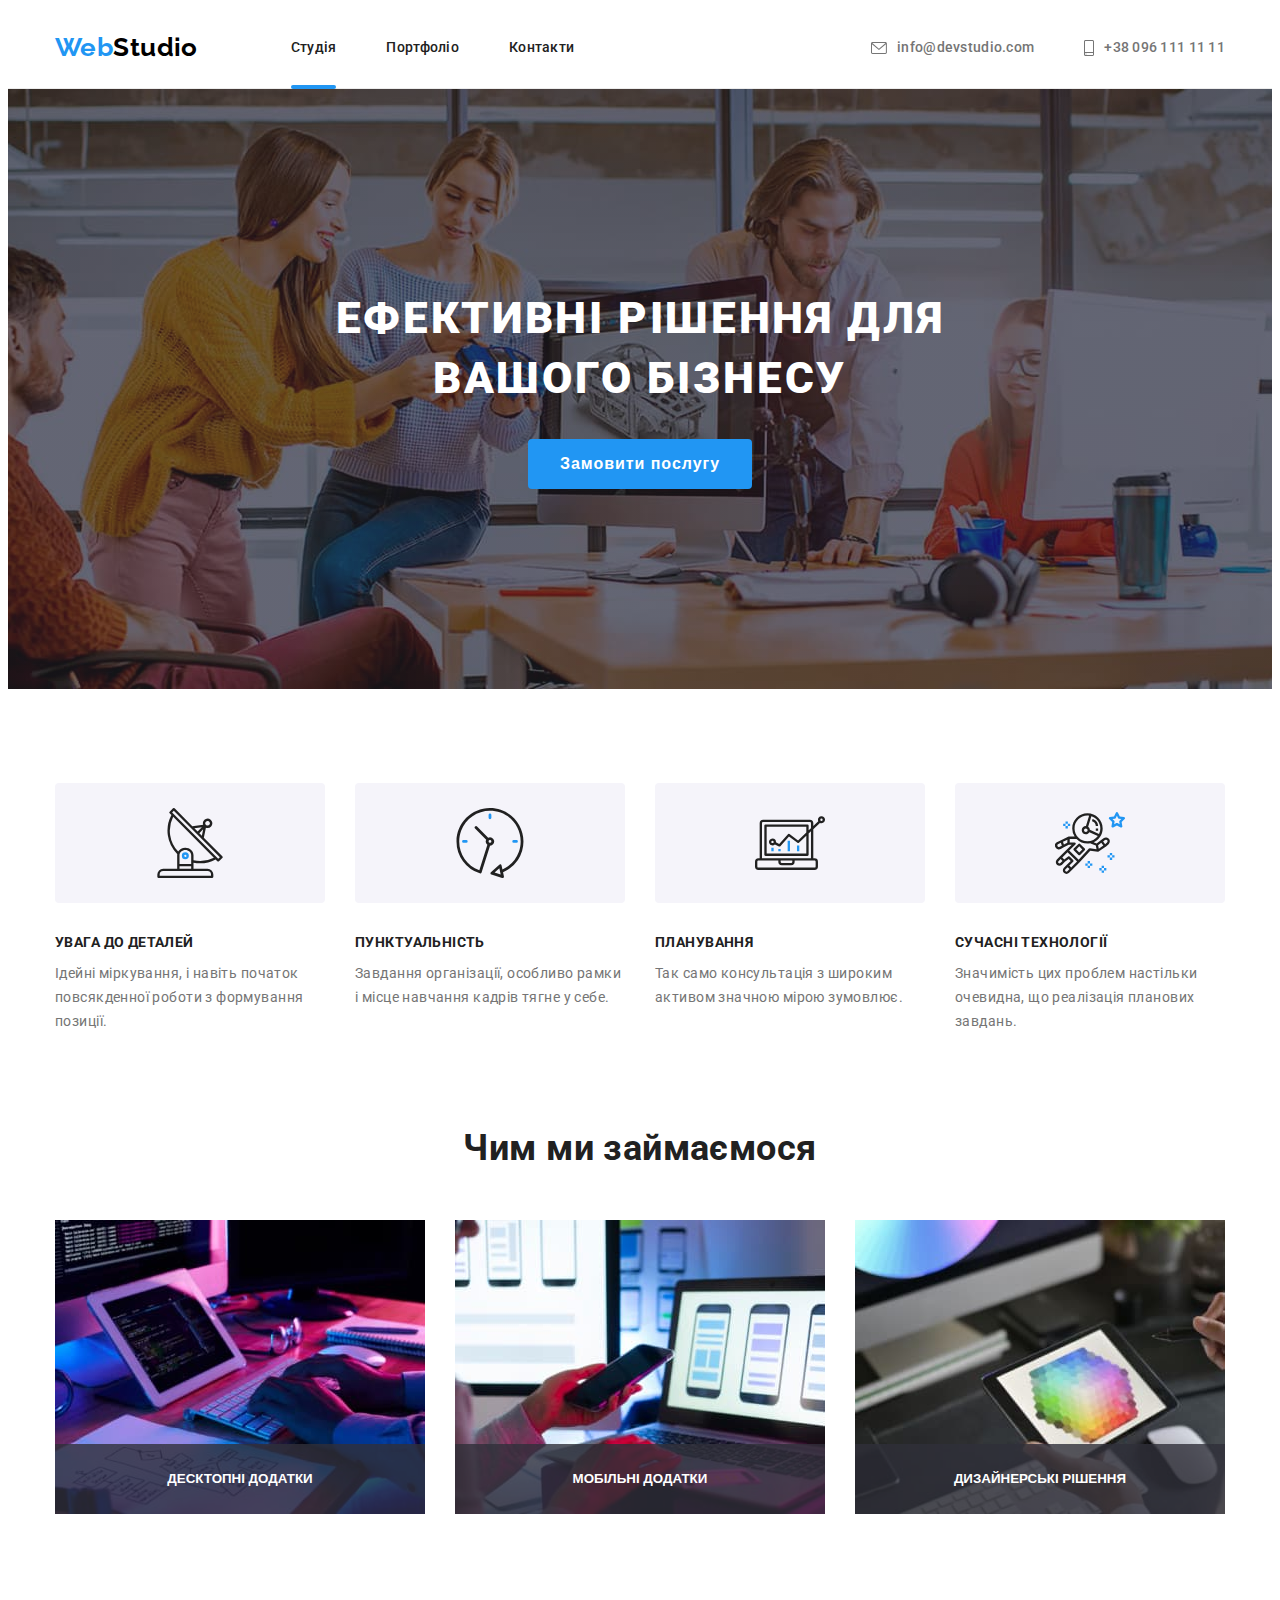
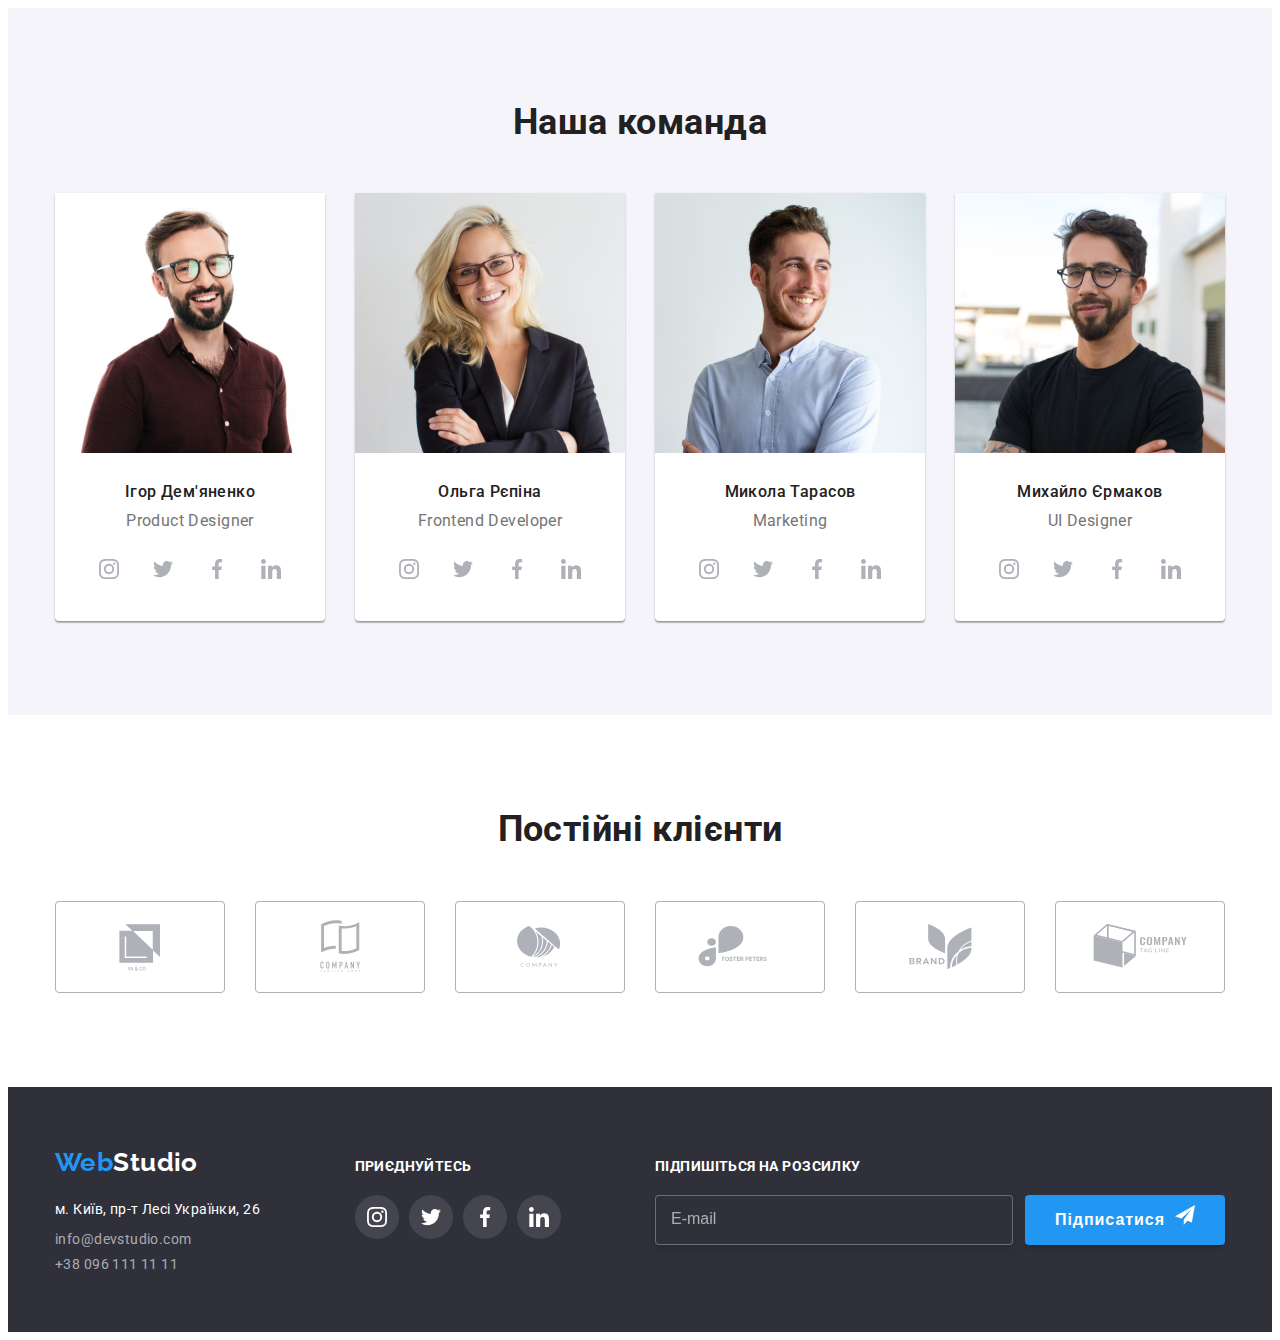
<file: index.html>
<!DOCTYPE html>
<html lang="uk">
  <head>
    <meta charset="UTF-8" />
    <meta http-equiv="X-UA-Compatible" content="IE=edge" />
    <meta name="viewport" content="width=device-width, initial-scale=1.0" />
    <title lang="en">WebStudio</title>

    <!-- font family -->

    <link rel="preconnect" href="https://fonts.googleapis.com" />
    <link rel="preconnect" href="https://fonts.gstatic.com" crossorigin />
    <link
      href="https://fonts.googleapis.com/css2?family=Raleway:wght@700&family=Roboto:wght@400;500;700;900&display=swap"
      rel="stylesheet"
    />

    <!-- modern-normalize.css -->

    <link
      rel="stylesheet"
      href="https://cdnjs.cloudflare.com/ajax/libs/modern-normalize/1.1.0/modern-normalize.min.css"
      integrity="sha512-wpPYUAdjBVSE4KJnH1VR1HeZfpl1ub8YT/NKx4PuQ5NmX2tKuGu6U/JRp5y+Y8XG2tV+wKQpNHVUX03MfMFn9Q=="
      crossorigin="anonymous"
      referrerpolicy="no-referrer"
    />

    <!-- styles css -->

    <link rel="stylesheet" href="./css/main.min.css" />
  </head>
  <body>
    <!-- header -->

    <header class="header">
      <div class="header__container container">
        <nav class="nav">
          <a class="logo header__logo link" lang="en" href="./index.html"
            >Web<span class="logo__dark">Studio</span></a
          >
          <ul class="nav__list list">
            <li class="nav__item">
              <a class="nav__link nav__link--active link" href="./index.html"
                >Студія</a
              >
            </li>
            <li class="nav__item">
              <a class="nav__link link" href="./portfolio.html">Портфоліо</a>
            </li>
            <li class="nav__item">
              <a class="nav__link link" href="">Контакти</a>
            </li>
          </ul>
        </nav>

        <ul class="contacs__list list">
          <li class="contacs__item">
            <a
              class="contacs__link link"
              lang="en"
              href="mailto:info@devstudio.com"
            >
              <svg class="contacs__icon" width="16" height="12">
                <use href="./images/icons.svg#envelope"></use>
              </svg>
              info@devstudio.com</a
            >
          </li>
          <li class="contacs__item">
            <a class="contacs__link link" href="tel:+380961111111">
              <svg class="contacs__icon" width="10" height="16">
                <use href="./images/icons.svg#smartphone"></use>
              </svg>
              +38 096 111 11 11</a
            >
          </li>
        </ul>
      </div>
    </header>

    <!-- main -->

    <main class="main">
      <!-- hero -->

      <section class="hero section">
        <div class="container">
          <h1 class="hero__title">Ефективні рішення для вашого бізнесу</h1>
          <button class="hero__btn btn" type="button" data-modal-open>
            Замовити послугу
          </button>
        </div>
      </section>

      <!-- about -->

      <section class="about section">
        <div class="container">
          <h2 hidden class="visually-hidden">Методи роботи студії</h2>
          <ul class="about__list list">
            <li class="about__item">
              <div class="about__icons">
                <svg class="about__icon" width="70" height="70">
                  <use href="./images/icons.svg#antenna"></use>
                </svg>
              </div>
              <h3 class="about__title">УВАГА ДО ДЕТАЛЕЙ</h3>
              <p class="about__text">
                Ідейні міркування, і навіть початок повсякденної роботи з
                формування позиції.
              </p>
            </li>
            <li class="about-__tem">
              <div class="about__icons">
                <svg class="about__icon" width="70" height="70">
                  <use href="./images/icons.svg#clock"></use>
                </svg>
              </div>
              <h3 class="about__title">ПУНКТУАЛЬНІСТЬ</h3>
              <p class="about__text">
                Завдання організації, особливо рамки і місце навчання кадрів
                тягне у себе.
              </p>
            </li>
            <li class="about__item">
              <div class="about__icons">
                <svg class="about__icon" width="70" height="70">
                  <use href="./images/icons.svg#diagrama"></use>
                </svg>
              </div>
              <h3 class="about__title">ПЛАНУВАННЯ</h3>
              <p class="about__text">
                Так само консультація з широким активом значною мірою зумовлює.
              </p>
            </li>
            <li class="about__item">
              <div class="about__icons">
                <svg class="about__icon" width="70" height="70">
                  <use href="./images/icons.svg#astronaut"></use>
                </svg>
              </div>
              <h3 class="about__title">СУЧАСНІ ТЕХНОЛОГІЇ</h3>
              <p class="about__text">
                Значимість цих проблем настільки очевидна, що реалізація
                планових завдань.
              </p>
            </li>
          </ul>
        </div>
      </section>

      <!-- features -->

      <section class="features section">
        <div class="container">
          <h2 class="section__title">Чим ми займаємося</h2>
          <ul class="features__list list">
            <li class="features__item">
              <img
                src="./images/what-we-are-doing/box-1.jpg"
                alt="чоловік працює за робочим столом на планшеті"
                width="370"
                height="295"
              />
              <button class="features__button">Десктопні додатки</button>
            </li>
            <li class="features__item">
              <img
                src="./images/what-we-are-doing/box-2.jpg"
                alt="жінка працює за робочим столом на ноутбуці"
                width="370"
                height="295"
              />
              <button class="features__button">Мобільні додатки</button>
            </li>
            <li class="features__item">
              <img
                src="./images/what-we-are-doing/box-3.jpg"
                alt="жінка працює за робочим столом на планшеті"
                width="370"
                height="295"
              />
              <button class="features__button">Дизайнерські рішення</button>
            </li>
          </ul>
        </div>
      </section>

      <!-- our team -->

      <section class="team section">
        <div class="container">
          <h2 class="section__title">Наша команда</h2>
          <ul class="team__list list">
            <li class="team__item">
              <img
                src="./images/our-team/employee-1.jpg"
                alt="працівник нашої команди"
                width="270"
                height="260"
              />
              <div class="team__meta">
                <h3 class="team__name">Ігор Дем'яненко</h3>
                <p class="team__description" lang="en">Product Designer</p>

                <ul class="socials__list list">
                  <li class="socials__item">
                    <a
                      class="socials__link link"
                      href="htpps://instagram.com"
                      target="_blank"
                      rel="noreferrer noopener"
                      aria-label="Instagram"
                    >
                      <svg class="socials__icon" width="20" height="20">
                        <use href="./images/icons.svg#instagram"></use>
                      </svg>
                    </a>
                  </li>
                  <li class="socials__item">
                    <a
                      class="socials__link link"
                      href="https://twitter.com"
                      target="_blank"
                      rel="noreferrer noopener"
                      aria-label="Twitter"
                    >
                      <svg class="socials__icon" width="20" height="20">
                        <use href="./images/icons.svg#twitter"></use>
                      </svg>
                    </a>
                  </li>
                  <li class="socials__item">
                    <a
                      class="socials__link link"
                      href="https://facebook.com"
                      target="_blank"
                      rel="noreferrer noopener"
                      aria-label="Facebook"
                    >
                      <svg class="socials__icon" width="20" height="20">
                        <use href="./images/icons.svg#facebook"></use>
                      </svg>
                    </a>
                  </li>
                  <li class="socials__item">
                    <a
                      class="socials__link link"
                      href="https://linkedin.com"
                      target="_blank"
                      rel="noreferrer noopener"
                      aria-label="Linkedin"
                    >
                      <svg class="socials__icon" width="20" height="20">
                        <use href="./images/icons.svg#linkedin"></use>
                      </svg>
                    </a>
                  </li>
                </ul>
              </div>
            </li>

            <li class="team__item">
              <img
                src="./images/our-team/employee-2.jpg"
                alt="працівник нашої команди"
                width="270"
                height="260"
              />
              <div class="team__meta">
                <h3 class="team__name">Ольга Рєпіна</h3>
                <p class="team__description" lang="en">Frontend Developer</p>

                <ul class="socials__list list">
                  <li class="socials__item">
                    <a
                      class="socials__link link"
                      href="htpps://instagram.com"
                      target="_blank"
                      rel="noreferrer noopener"
                      aria-label="Instagram"
                    >
                      <svg class="socials__icon" width="20" height="20">
                        <use href="./images/icons.svg#instagram"></use>
                      </svg>
                    </a>
                  </li>
                  <li class="socials__item">
                    <a
                      class="socials__link link"
                      href="https://twitter.com"
                      target="_blank"
                      rel="noreferrer noopener"
                      aria-label="Twitter"
                    >
                      <svg class="socials__icon" width="20" height="20">
                        <use href="./images/icons.svg#twitter"></use>
                      </svg>
                    </a>
                  </li>
                  <li class="socials__item">
                    <a
                      class="socials__link link"
                      href="https://facebook.com"
                      target="_blank"
                      rel="noreferrer noopener"
                      aria-label="Facebook"
                    >
                      <svg class="socials__icon" width="20" height="20">
                        <use href="./images/icons.svg#facebook"></use>
                      </svg>
                    </a>
                  </li>
                  <li class="socials__item">
                    <a
                      class="socials__link link"
                      href="https://linkedin.com"
                      target="_blank"
                      rel="noreferrer noopener"
                      aria-label="Linkedin"
                    >
                      <svg class="socials__icon" width="20" height="20">
                        <use href="./images/icons.svg#linkedin"></use>
                      </svg>
                    </a>
                  </li>
                </ul>
              </div>
            </li>

            <li class="team__item">
              <img
                src="./images/our-team/employee-3.jpg"
                alt="працівник нашої команди"
                width="270"
                height="260"
              />
              <div class="team__meta">
                <h3 class="team__name">Микола Тарасов</h3>
                <p class="team__description" lang="en">Marketing</p>

                <ul class="socials__list list">
                  <li class="socials__item">
                    <a
                      class="socials__link link"
                      href="htpps://instagram.com"
                      target="_blank"
                      rel="noreferrer noopener"
                      aria-label="Instagram"
                    >
                      <svg class="socials__icon" width="20" height="20">
                        <use href="./images/icons.svg#instagram"></use>
                      </svg>
                    </a>
                  </li>
                  <li class="socials__item">
                    <a
                      class="socials__link link"
                      href="https://twitter.com"
                      target="_blank"
                      rel="noreferrer noopener"
                      aria-label="Twitter"
                    >
                      <svg class="socials__icon" width="20" height="20">
                        <use href="./images/icons.svg#twitter"></use>
                      </svg>
                    </a>
                  </li>
                  <li class="socials__item">
                    <a
                      class="socials__link link"
                      href="https://facebook.com"
                      target="_blank"
                      rel="noreferrer noopener"
                      aria-label="Facebook"
                    >
                      <svg class="socials__icon" width="20" height="20">
                        <use href="./images/icons.svg#facebook"></use>
                      </svg>
                    </a>
                  </li>
                  <li class="socials__item">
                    <a
                      class="socials__link link"
                      href="https://linkedin.com"
                      target="_blank"
                      rel="noreferrer noopener"
                      aria-label="Linkedin"
                    >
                      <svg class="socials__icon" width="20" height="20">
                        <use href="./images/icons.svg#linkedin"></use>
                      </svg>
                    </a>
                  </li>
                </ul>
              </div>
            </li>

            <li class="team__item">
              <img
                src="./images/our-team/employee-4.jpg"
                alt="працівник нашої команди"
                width="270"
                height="260"
              />
              <div class="team__meta">
                <h3 class="team__name">Михайло Єрмаков</h3>
                <p class="team__description" lang="en">UI Designer</p>

                <ul class="socials__list list">
                  <li class="socials__item">
                    <a
                      class="socials__link link"
                      href="htpps://instagram.com"
                      target="_blank"
                      rel="noreferrer noopener"
                      aria-label="Instagram"
                    >
                      <svg class="socials__icon" width="20" height="20">
                        <use href="./images/icons.svg#instagram"></use>
                      </svg>
                    </a>
                  </li>
                  <li class="socials__item">
                    <a
                      class="socials__link link"
                      href="https://twitter.com"
                      target="_blank"
                      rel="noreferrer noopener"
                      aria-label="Twitter"
                    >
                      <svg class="socials__icon" width="20" height="20">
                        <use href="./images/icons.svg#twitter"></use>
                      </svg>
                    </a>
                  </li>
                  <li class="socials__item">
                    <a
                      class="socials__link link"
                      href="https://facebook.com"
                      target="_blank"
                      rel="noreferrer noopener"
                      aria-label="Facebook"
                    >
                      <svg class="socials__icon" width="20" height="20">
                        <use href="./images/icons.svg#facebook"></use>
                      </svg>
                    </a>
                  </li>
                  <li class="socials__item">
                    <a
                      class="socials__link link"
                      href="https://linkedin.com"
                      target="_blank"
                      rel="noreferrer noopener"
                      aria-label="Linkedin"
                    >
                      <svg class="socials__icon" width="20" height="20">
                        <use href="./images/icons.svg#linkedin"></use>
                      </svg>
                    </a>
                  </li>
                </ul>
              </div>
            </li>
          </ul>
        </div>
      </section>

      <!-- customers -->

      <section class="customers section">
        <div class="container">
          <h2 class="section__title">Постійні клієнти</h2>

          <ul class="customers__list list">
            <li class="customers__item">
              <a
                class="customers__link link"
                href=""
                target="_blank"
                rel="noreferrer noopener"
                aria-label=""
              >
                <svg class="customers__icon" width="170" height="92">
                  <use href="./images/icons.svg#client1"></use>
                </svg>
              </a>
            </li>
            <li class="customers__item">
              <a
                class="customers__link link"
                href=""
                target="_blank"
                rel="noreferrer noopener"
                aria-label=""
              >
                <svg class="customers__icon" width="170" height="92">
                  <use href="./images/icons.svg#client2"></use>
                </svg>
              </a>
            </li>
            <li class="customers__item">
              <a
                class="customers__link link"
                href=""
                target="_blank"
                rel="noreferrer noopener"
                aria-label=""
              >
                <svg class="customers__icon" width="170" height="92">
                  <use href="./images/icons.svg#client3"></use>
                </svg>
              </a>
            </li>
            <li class="customers__item">
              <a
                class="customers__link link"
                href=""
                target="_blank"
                rel="noreferrer noopener"
                aria-label=""
              >
                <svg class="customers__icon" width="170" height="92">
                  <use href="./images/icons.svg#client4"></use>
                </svg>
              </a>
            </li>
            <li class="customers__item">
              <a
                class="customers__link link"
                href=""
                target="_blank"
                rel="noreferrer noopener"
                aria-label=""
              >
                <svg class="customers__icon" width="170" height="92">
                  <use href="./images/icons.svg#client5"></use>
                </svg>
              </a>
            </li>
            <li class="customers__item">
              <a
                class="customers__link link"
                href=""
                target="_blank"
                rel="noreferrer noopener"
                aria-label=""
              >
                <svg class="customers__icon" width="170" height="92">
                  <use href="./images/icons.svg#client6"></use>
                </svg>
              </a>
            </li>
          </ul>
        </div>
      </section>
    </main>

    <!-- footer  -->

    <footer class="footer section">
      <div class="footer__container container">
        <div class="footer__left-side">
          <a class="logo footer__logo link" lang="en" href="./index.html"
            >Web<span class="logo__light">Studio</span></a
          >
          <address class="footer__address">
            м. Київ, пр-т Лесі Українки, 26
          </address>

          <ul class="footer__list list">
            <li class="footer__item">
              <a
                class="footer__link link"
                lang="en"
                href="mailto:info@devstudio.com"
                >info@devstudio.com</a
              >
            </li>
            <li class="footer__item">
              <a class="footer__link link" href="tel:+380961111111"
                >+38 096 111 11 11</a
              >
            </li>
          </ul>
        </div>

        <div class="footer__right-side">
          <p class="footer__join-in">приєднуйтесь</p>

          <ul class="socials__list list">
            <li>
              <a
                class="socials__link footer__socials-link link"
                href="htpps://instagram.com"
                target="_blank"
                rel="noreferrer noopener"
                aria-label="Instagram"
              >
                <svg class="socials__icon" width="20" height="20">
                  <use href="./images/icons.svg#instagram"></use>
                </svg>
              </a>
            </li>
            <li>
              <a
                class="socials__link footer__socials-link link"
                href="https://twitter.com"
                target="_blank"
                rel="noreferrer noopener"
                aria-label="Twitter"
              >
                <svg class="socials__icon" width="20" height="20">
                  <use href="./images/icons.svg#twitter"></use>
                </svg>
              </a>
            </li>
            <li>
              <a
                class="socials__link footer__socials-link link"
                href="https://facebook.com"
                target="_blank"
                rel="noreferrer noopener"
                aria-label="Facebook"
              >
                <svg class="socials__icon" width="20" height="20">
                  <use href="./images/icons.svg#facebook"></use>
                </svg>
              </a>
            </li>
            <li>
              <a
                class="socials__link footer__socials-link link"
                href="https://linkedin.com"
                target="_blank"
                rel="noreferrer noopener"
                aria-label="Linkedin"
              >
                <svg class="socials__icon" width="20" height="20">
                  <use href="./images/icons.svg#linkedin"></use>
                </svg>
              </a>
            </li>
          </ul>
        </div>

        <form name="subscribe-form" class="subscribe-form">
          <strong class="subscribe__title">Підпишіться на розсилку</strong>
          <label class="subscribe__group">
            <input
              class="subscribe__input"
              type="email"
              name="email"
              placeholder="E-mail"
            />
            <button class="subscribe__btn btn" type="submit">
              Підписатися
              <svg class="subscribe__icon" width="20" height="20">
                <use href="./images/icons.svg#airplane-send"></use>
              </svg>
            </button>
          </label>
        </form>
      </div>
    </footer>

    <div class="backdrop is-hidden" data-modal>
      <div class="modal">
        <button class="modal__btn-close" type="button" data-modal-close>
          <svg class="modal__svg-vector" width="11" height="11">
            <use href="./images/icons.svg#vector"></use>
          </svg>
        </button>
        <form class="order-form" name="order-form">
          <strong class="order__title">
            Залиште свої дані, ми вам передзвонимо</strong
          >
          <div class="order__group" role="group">
            <label class="order__label">
              <span class="order__name">Ім'я</span>
              <div class="order__box">
                <input class="order__input" type="text" name="user-name" />
                <svg class="order__svg" width="18" height="18">
                  <use href="./images/icons.svg#person-black"></use>
                </svg>
              </div>
            </label>
            <label class="order__label">
              <span class="order__name">Телефон</span>
              <div class="order__box">
                <input class="order__input" type="tel" name="user-phone" />
                <svg class="order__svg" width="18" height="18">
                  <use href="./images/icons.svg#phone-black"></use>
                </svg>
              </div>
            </label>
            <label class="order__label">
              <span class="order__name">Пошта</span>
              <div class="order__box">
                <input class="order__input" type="email" name="user-email" />
                <svg class="order__svg" width="18" height="18">
                  <use href="./images/icons.svg#email-black"></use>
                </svg>
              </div>
            </label>
            <label class="order-__label">
              <span class="order__name">Коментар</span>
              <textarea
                class="order__comment"
                name="comment"
                rows="10"
                placeholder="Введіть текст"
              ></textarea>
            </label>
          </div>

          <label class="agreement">
            <input
              class="agreement__policy visually-hidden"
              type="checkbox"
              name="user-agreed"
              id="user-agreed"
            />
            <svg class="agreement__icon" width="16" height="15">
              <use
                class="icon-checked"
                href="./images/icons.svg#icon-checked"
              ></use>
              <use
                class="icon-unchecked"
                href="./images/icons.svg#icon-unchecked"
              ></use>
            </svg>
            <span class="agreement__span"
              >Погоджуюся з розсилкою та приймаю<a
                class="agreement__link link"
                href=""
              >
                Умови договору</a
              ></span
            >
          </label>
          <button class="modal__btn-send btn" type="submit">Відправити</button>
        </form>
      </div>
    </div>
    <script src="./js/modal.js"></script>
  </body>
</html>
</file>
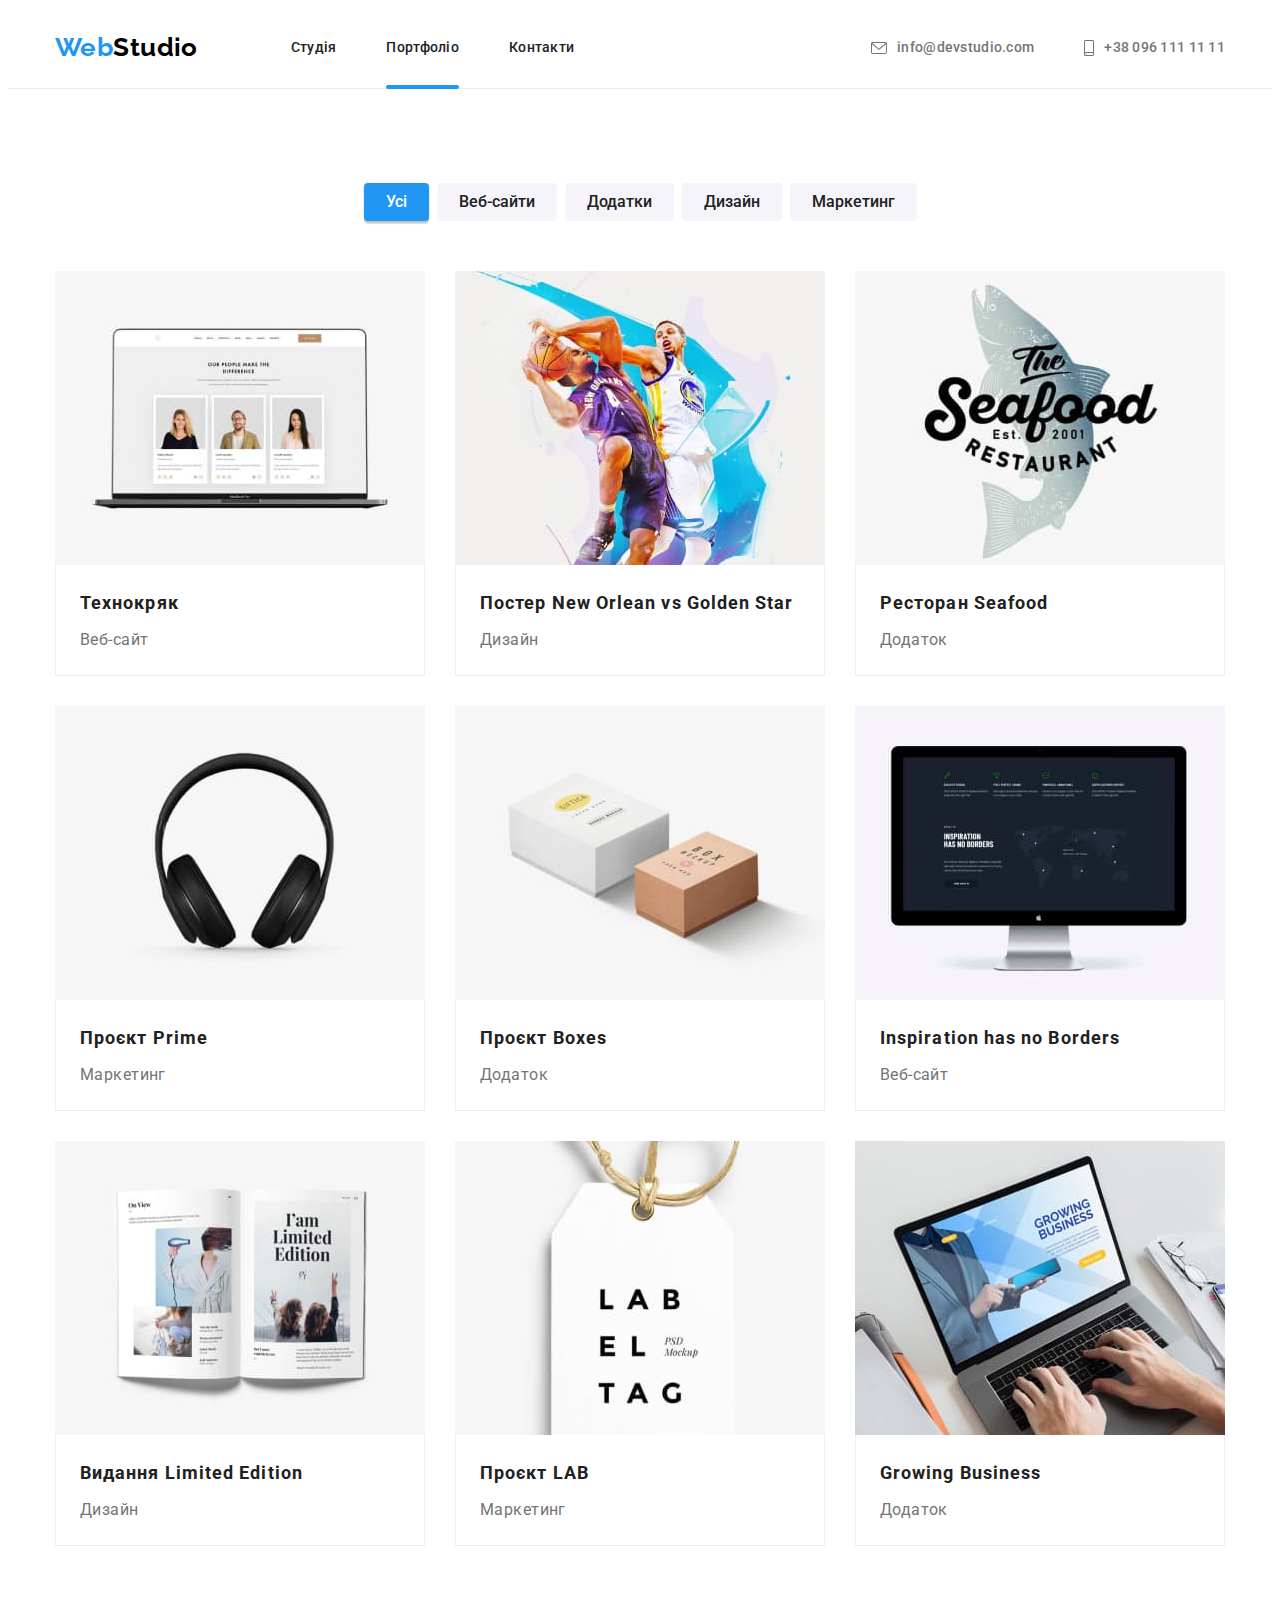
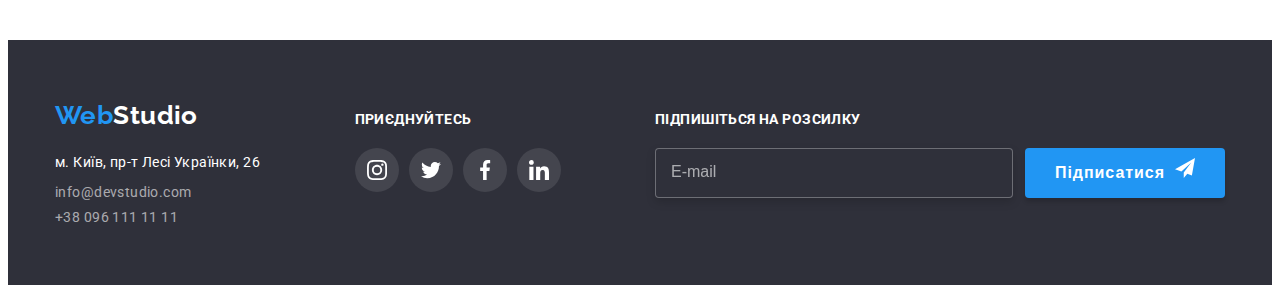
<file: portfolio.html>
<!DOCTYPE html>
<html lang="uk">
  <head>
    <meta charset="UTF-8" />
    <meta http-equiv="X-UA-Compatible" content="IE=edge" />
    <meta name="viewport" content="width=device-width, initial-scale=1.0" />
    <title lang="en">WebStudio</title>

    <!-- font family -->

    <link rel="preconnect" href="https://fonts.googleapis.com" />
    <link rel="preconnect" href="https://fonts.gstatic.com" crossorigin />
    <link
      href="https://fonts.googleapis.com/css2?family=Raleway:wght@700&family=Roboto:wght@400;500;700;900&display=swap"
      rel="stylesheet"
    />

    <!-- modern-normalize.css -->

    <link
      rel="stylesheet"
      href="https://cdnjs.cloudflare.com/ajax/libs/modern-normalize/1.1.0/modern-normalize.min.css"
      integrity="sha512-wpPYUAdjBVSE4KJnH1VR1HeZfpl1ub8YT/NKx4PuQ5NmX2tKuGu6U/JRp5y+Y8XG2tV+wKQpNHVUX03MfMFn9Q=="
      crossorigin="anonymous"
      referrerpolicy="no-referrer"
    />

    <!-- styles css -->

    <link rel="stylesheet" href="./css/main.min.css" />
  </head>
  <body>
    <!-- header -->

    <header class="header">
      <div class="header__container container">
        <nav class="nav">
          <a class="logo header__logo link" lang="en" href="./index.html"
            >Web<span class="logo__dark">Studio</span></a
          >
          <ul class="nav__list list">
            <li class="nav__item">
              <a class="nav__link link" href="./index.html">Студія</a>
            </li>
            <li class="nav__item">
              <a
                class="nav__link nav__link--active link"
                href="./portfolio.html"
                >Портфоліо</a
              >
            </li>
            <li class="nav__item">
              <a class="nav__link link" href="">Контакти</a>
            </li>
          </ul>
        </nav>

        <ul class="contacs__list list">
          <li class="contacs__item">
            <a
              class="contacs__link link"
              lang="en"
              href="mailto:info@devstudio.com"
            >
              <svg class="contacs__icon" width="16" height="12">
                <use href="./images/icons.svg#envelope"></use>
              </svg>
              info@devstudio.com</a
            >
          </li>
          <li class="contacs__item">
            <a class="contacs__link link" href="tel:+380961111111">
              <svg class="contacs__icon" width="10" height="16">
                <use href="./images/icons.svg#smartphone"></use>
              </svg>
              +38 096 111 11 11</a
            >
          </li>
        </ul>
      </div>
    </header>

    <!-- main -->

    <main>
      <!-- gallery-->

      <section class="gallery section">
        <div class="container">
          <h1 hidden class="visually-hidden">Портфоліо</h1>

          <ul class="pagination__list list">
            <li class="pagination__item">
              <button class="pagination__btn pagination__active" type="button">
                Усі
              </button>
            </li>
            <li class="pagination__item">
              <button class="pagination__btn" type="button">Веб-сайти</button>
            </li>
            <li class="pagination__item">
              <button class="pagination__btn" type="button">Додатки</button>
            </li>
            <li class="pagination__item">
              <button class="pagination__btn" type="button">Дизайн</button>
            </li>
            <li class="pagination__item">
              <button class="pagination__btn" type="button">Маркетинг</button>
            </li>
          </ul>

          <!-- gallery-list -->

          <ul class="gallery__list list">
            <li class="gallery__item">
              <a class="gallery__link link" href="">
                <div class="gallery__thumb">
                  <img
                    class="gallery__img"
                    src="./images/portfolio/texno.jpg"
                    alt="вімкнений ноутбук"
                    width="370"
                    height="295"
                  />
                  <p class="gallery__description">
                    Ресурс пропонує комплексні пропозиції з різним рівнем
                    функціоналу та сервісів. Все це дозволить відвідувачу
                    отримати вичерпні відомості про компанію чи приватну особу.
                  </p>
                </div>
                <div class="gallery__name">
                  <h2 class="gallery__title">Технокряк</h2>
                  <p class="gallery__text">Веб-сайт</p>
                </div>
              </a>
            </li>
            <li class="gallery__item">
              <a class="gallery__link link" href="">
                <div class="gallery__thumb">
                  <img
                    class="gallery__img"
                    src="./images/portfolio/poster.jpg"
                    alt="два баскетболісти борються за мяч"
                    width="370"
                    height="295"
                  />
                  <p class="gallery__description">
                    Ресурс пропонує комплексні пропозиції з різним рівнем
                    функціоналу та сервісів. Все це дозволить відвідувачу
                    отримати вичерпні відомості про компанію чи приватну особу.
                  </p>
                </div>
                <div class="gallery__name">
                  <h2 class="gallery__title">
                    Постер New Orlean vs Golden Star
                  </h2>
                  <p class="gallery__text">Дизайн</p>
                </div>
              </a>
            </li>
            <li class="gallery__item">
              <a class="gallery__link link" href="">
                <div class="gallery__thumb">
                  <img
                    class="gallery__img"
                    src="./images/portfolio/seafood.jpg"
                    alt="логотип рибного ресторану"
                    width="370"
                    height="295"
                  />
                  <p class="gallery__description">
                    Ресурс пропонує комплексні пропозиції з різним рівнем
                    функціоналу та сервісів. Все це дозволить відвідувачу
                    отримати вичерпні відомості про компанію чи приватну особу.
                  </p>
                </div>
                <div class="gallery__name">
                  <h2 class="gallery__title">Ресторан Seafood</h2>
                  <p class="gallery__text">Додаток</p>
                </div>
              </a>
            </li>
            <li class="gallery__item">
              <a class="gallery__link link" href="">
                <div class="gallery__thumb">
                  <img
                    class="gallery__img"
                    src="./images/portfolio/prime.jpg"
                    alt="чорні навушники"
                    width="370"
                    height="295"
                  />
                  <p class="gallery__description">
                    Ресурс пропонує комплексні пропозиції з різним рівнем
                    функціоналу та сервісів. Все це дозволить відвідувачу
                    отримати вичерпні відомості про компанію чи приватну особу.
                  </p>
                </div>
                <div class="gallery__name">
                  <h2 class="gallery__title">Проєкт Prime</h2>
                  <p class="gallery__text">Маркетинг</p>
                </div>
              </a>
            </li>
            <li class="gallery__item">
              <a class="gallery__link link" href=""
                ><div class="gallery__thumb">
                  <img
                    class="gallery__img"
                    src="./images/portfolio/boxes.jpg"
                    alt="дві картонні коробки білого та коричневого кольорів"
                    width="370"
                    height="295"
                  />
                  <p class="gallery__description">
                    Ресурс пропонує комплексні пропозиції з різним рівнем
                    функціоналу та сервісів. Все це дозволить відвідувачу
                    отримати вичерпні відомості про компанію чи приватну особу.
                  </p>
                </div>
                <div class="gallery__name">
                  <h2 class="gallery__title">Проєкт Boxes</h2>
                  <p class="gallery__text">Додаток</p>
                </div>
              </a>
            </li>
            <li class="gallery__item">
              <a class="gallery__link link" href="">
                <div class="gallery__thumb">
                  <img
                    class="gallery__img"
                    src="./images/portfolio/no-borders.jpg"
                    alt="великий компюторний монітор"
                    width="370"
                    height="295"
                  />
                  <p class="gallery__description">
                    Ресурс пропонує комплексні пропозиції з різним рівнем
                    функціоналу та сервісів. Все це дозволить відвідувачу
                    отримати вичерпні відомості про компанію чи приватну особу.
                  </p>
                </div>
                <div class="gallery__name">
                  <h2 class="gallery__title">Inspiration has no Borders</h2>
                  <p class="gallery__text">Веб-сайт</p>
                </div>
              </a>
            </li>
            <li class="gallery__item">
              <a class="gallery__link link" href="">
                <div class="gallery__thumb">
                  <img
                    class="gallery__img"
                    src="./images/portfolio/limited-edition.jpg"
                    alt="книга в розгорнутому виді"
                    width="370"
                    height="295"
                  />
                  <p class="gallery__description">
                    Ресурс пропонує комплексні пропозиції з різним рівнем
                    функціоналу та сервісів. Все це дозволить відвідувачу
                    отримати вичерпні відомості про компанію чи приватну особу.
                  </p>
                </div>
                <div class="gallery__name">
                  <h2 class="gallery__title">Видання Limited Edition</h2>
                  <p class="gallery__text">Дизайн</p>
                </div>
              </a>
            </li>
            <li class="gallery__item">
              <a class="gallery__link link" href="">
                <div class="gallery__thumb">
                  <img
                    class="gallery__img"
                    src="./images/portfolio/lab.jpg"
                    alt="бирка білого кольору з логотипом"
                    width="370"
                    height="295"
                  />
                  <p class="gallery__description">
                    Ресурс пропонує комплексні пропозиції з різним рівнем
                    функціоналу та сервісів. Все це дозволить відвідувачу
                    отримати вичерпні відомості про компанію чи приватну особу.
                  </p>
                </div>
                <div class="gallery__name">
                  <h2 class="gallery__title">Проєкт LAB</h2>
                  <p class="gallery__text">Маркетинг</p>
                </div>
              </a>
            </li>
            <li class="gallery__item">
              <a class="gallery__link link" href="">
                <div class="gallery__thumb">
                  <img
                    class="gallery__img"
                    src="./images/portfolio/growing-business.jpg"
                    alt="чоловік працює за ноубуком"
                    width="370"
                    height="295"
                  />
                  <p class="gallery__description">
                    Ресурс пропонує комплексні пропозиції з різним рівнем
                    функціоналу та сервісів. Все це дозволить відвідувачу
                    отримати вичерпні відомості про компанію чи приватну особу.
                  </p>
                </div>
                <div class="gallery__name">
                  <h2 class="gallery__title">Growing Business</h2>
                  <p class="gallery__text">Додаток</p>
                </div>
              </a>
            </li>
          </ul>
        </div>
      </section>
    </main>

    <!-- footer  -->

    <footer class="footer section">
      <div class="footer__container container">
        <div class="footer__left-side">
          <a class="logo footer__logo link" lang="en" href="./index.html"
            >Web<span class="logo__light">Studio</span></a
          >
          <address class="footer__address">
            м. Київ, пр-т Лесі Українки, 26
          </address>

          <ul class="footer__list list">
            <li class="footer__item">
              <a
                class="footer__link link"
                lang="en"
                href="mailto:info@devstudio.com"
                >info@devstudio.com</a
              >
            </li>
            <li class="footer__item">
              <a class="footer__link link" href="tel:+380961111111"
                >+38 096 111 11 11</a
              >
            </li>
          </ul>
        </div>

        <div class="footer__right-side">
          <p class="footer__join-in">приєднуйтесь</p>

          <ul class="socials__list list">
            <li>
              <a
                class="socials__link footer__socials-link link"
                href="htpps://instagram.com"
                target="_blank"
                rel="noreferrer noopener"
                aria-label="Instagram"
              >
                <svg class="socials__icon" width="20" height="20">
                  <use href="./images/icons.svg#instagram"></use>
                </svg>
              </a>
            </li>
            <li>
              <a
                class="socials__link footer__socials-link link"
                href="https://twitter.com"
                target="_blank"
                rel="noreferrer noopener"
                aria-label="Twitter"
              >
                <svg class="socials__icon" width="20" height="20">
                  <use href="./images/icons.svg#twitter"></use>
                </svg>
              </a>
            </li>
            <li>
              <a
                class="socials__link footer__socials-link link"
                href="https://facebook.com"
                target="_blank"
                rel="noreferrer noopener"
                aria-label="Facebook"
              >
                <svg class="socials__icon" width="20" height="20">
                  <use href="./images/icons.svg#facebook"></use>
                </svg>
              </a>
            </li>
            <li>
              <a
                class="socials__link footer__socials-link link"
                href="https://linkedin.com"
                target="_blank"
                rel="noreferrer noopener"
                aria-label="Linkedin"
              >
                <svg class="socials__icon" width="20" height="20">
                  <use href="./images/icons.svg#linkedin"></use>
                </svg>
              </a>
            </li>
          </ul>
        </div>

        <form name="subscribe-form" class="subscribe-form">
          <strong class="subscribe__title">Підпишіться на розсилку</strong>
          <label class="subscribe__group">
            <input
              class="subscribe__input"
              type="email"
              name="email"
              placeholder="E-mail"
            />
            <button class="subscribe__btn btn" type="submit">
              Підписатися
              <svg class="subscribe__icon" width="20" height="20">
                <use href="./images/icons.svg#airplane-send"></use>
              </svg>
            </button>
          </label>
        </form>
      </div>
    </footer>
  </body>
</html>
</file>
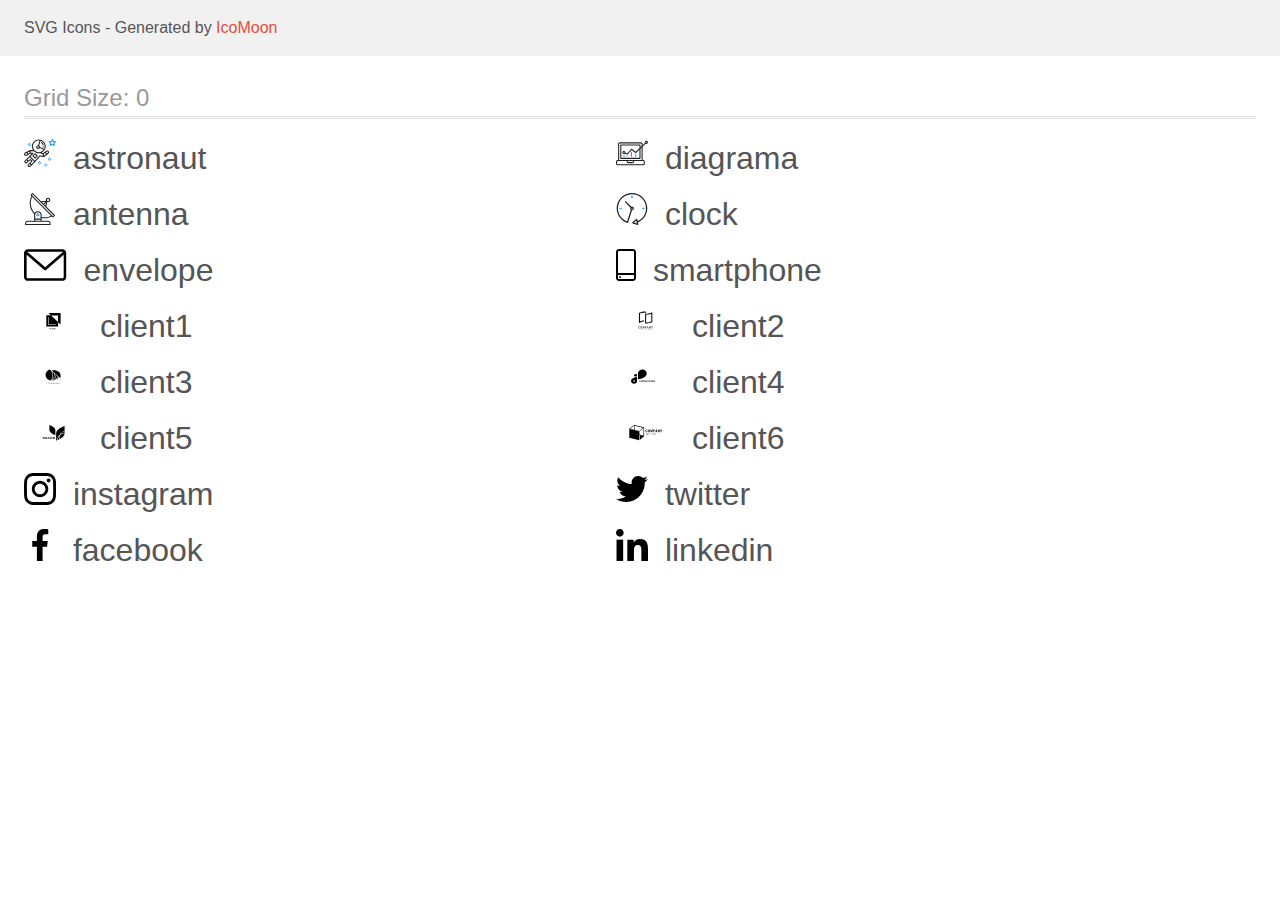
<file: images/icons/icomoon/demo.html>
<!doctype html>
<html>
<head>
    <title>IcoMoon - SVG Icons</title>
    <meta charset="utf-8">
    <meta name="viewport" content="width=device-width, initial-scale=1">
    <link rel="stylesheet" href="demo-files/demo.css">
    <link rel="stylesheet" href="style.css">
</head>
<body>
<svg aria-hidden="true" style="position: absolute; width: 0; height: 0; overflow: hidden;" version="1.1" xmlns="http://www.w3.org/2000/svg" xmlns:xlink="http://www.w3.org/1999/xlink">
<defs>
<symbol id="astronaut" viewBox="0 0 32 32">
<path fill="#2196f3" style="fill: var(--color1, #2196f3)" d="M31.974 4.524c-0.063-0.193-0.229-0.333-0.43-0.363l-1.91-0.278-0.855-1.731c-0.179-0.365-0.777-0.365-0.956 0l-0.855 1.731-1.91 0.278c-0.201 0.029-0.367 0.17-0.431 0.363-0.062 0.193-0.011 0.405 0.135 0.547l1.383 1.348-0.326 1.903c-0.034 0.2 0.048 0.402 0.212 0.522 0.166 0.121 0.382 0.135 0.562 0.040l1.709-0.899 1.709 0.899c0.078 0.041 0.164 0.061 0.249 0.061 0.11 0 0.221-0.034 0.314-0.102 0.164-0.119 0.246-0.322 0.212-0.522l-0.326-1.903 1.383-1.348c0.145-0.142 0.197-0.354 0.135-0.547zM29.511 5.851c-0.125 0.122-0.183 0.299-0.153 0.472l0.191 1.114-1-0.526c-0.078-0.041-0.163-0.061-0.249-0.061s-0.17 0.020-0.249 0.061l-1.001 0.526 0.191-1.114c0.030-0.173-0.028-0.349-0.153-0.472l-0.81-0.789 1.119-0.163c0.174-0.025 0.324-0.134 0.402-0.292l0.5-1.013 0.5 1.013c0.078 0.157 0.228 0.267 0.402 0.292l1.119 0.163-0.809 0.789z"></path>
<path fill="#2196f3" style="fill: var(--color1, #2196f3)" d="M26.134 20.522h-1.067v1.067h1.067v-1.067z"></path>
<path fill="#2196f3" style="fill: var(--color1, #2196f3)" d="M26.134 22.656h-1.067v1.067h1.067v-1.067z"></path>
<path fill="#2196f3" style="fill: var(--color1, #2196f3)" d="M27.2 21.589h-1.067v1.067h1.067v-1.067z"></path>
<path fill="#2196f3" style="fill: var(--color1, #2196f3)" d="M25.067 21.589h-1.067v1.067h1.067v-1.067z"></path>
<path fill="#2196f3" style="fill: var(--color1, #2196f3)" d="M22.4 26.389h-1.067v1.067h1.067v-1.067z"></path>
<path fill="#2196f3" style="fill: var(--color1, #2196f3)" d="M22.4 28.522h-1.067v1.067h1.067v-1.067z"></path>
<path fill="#2196f3" style="fill: var(--color1, #2196f3)" d="M23.467 27.456h-1.067v1.067h1.067v-1.067z"></path>
<path fill="#2196f3" style="fill: var(--color1, #2196f3)" d="M21.333 27.456h-1.067v1.067h1.067v-1.067z"></path>
<path fill="#2196f3" style="fill: var(--color1, #2196f3)" d="M16 24.256h-1.067v1.067h1.067v-1.067z"></path>
<path fill="#2196f3" style="fill: var(--color1, #2196f3)" d="M16 26.389h-1.067v1.067h1.067v-1.067z"></path>
<path fill="#2196f3" style="fill: var(--color1, #2196f3)" d="M17.067 25.322h-1.067v1.067h1.067v-1.067z"></path>
<path fill="#2196f3" style="fill: var(--color1, #2196f3)" d="M14.933 25.322h-1.067v1.067h1.067v-1.067z"></path>
<path fill="#2196f3" style="fill: var(--color1, #2196f3)" d="M5.867 6.122h-1.067v1.067h1.067v-1.067z"></path>
<path fill="#2196f3" style="fill: var(--color1, #2196f3)" d="M5.867 8.255h-1.067v1.067h1.067v-1.067z"></path>
<path fill="#2196f3" style="fill: var(--color1, #2196f3)" d="M6.933 7.189h-1.067v1.067h1.067v-1.067z"></path>
<path fill="#2196f3" style="fill: var(--color1, #2196f3)" d="M4.8 7.189h-1.067v1.067h1.067v-1.067z"></path>
<path fill="#212121" style="fill: var(--color2, #212121)" d="M24.715 14.159c-0.287-0.388-0.709-0.637-1.188-0.705-0.481-0.068-0.956 0.058-1.34 0.352l-1.252 0.96-1.898 1.417-1.358-0.541c2.421-1.086 4.114-3.508 4.114-6.32 0-3.823-3.123-6.933-6.961-6.933s-6.961 3.11-6.961 6.933c0 1.386 0.414 2.674 1.12 3.758l-2.764-0.024c-0.002 0-0.003 0-0.005 0-0.009 0-0.015 0.004-0.023 0.005-0.053 0.002-0.105 0.013-0.155 0.031-0.013 0.005-0.026 0.008-0.038 0.013-0.006 0.003-0.013 0.003-0.019 0.006l-3.233 1.596c-0.001 0-0.001 0-0.001 0.001l-1.893 0.911c-0.021 0.009-0.042 0.021-0.063 0.035-0.755 0.502-1.012 1.489-0.598 2.295 0.22 0.429 0.595 0.745 1.056 0.889 0.178 0.055 0.359 0.083 0.539 0.083 0.29 0 0.577-0.071 0.839-0.211l1.388-0.738 2.264-1.169 1.357-0.008-5.442 5.416c-0.001 0.001-0.001 0.001-0.002 0.001l-1.339 1.333c-0.316 0.315-0.49 0.732-0.49 1.178s0.174 0.863 0.49 1.179c0.325 0.323 0.752 0.485 1.179 0.485s0.854-0.162 1.18-0.485l1.314-1.309 1.741-1.3 0.901 0.897-1.762 1.754c-0 0.001-0.001 0.001-0.002 0.001l-1.339 1.333c-0.316 0.315-0.49 0.732-0.49 1.178s0.174 0.863 0.49 1.179c0.325 0.323 0.753 0.485 1.18 0.485s0.855-0.162 1.18-0.485l3.482-3.467c0.001-0.001 0.001-0.001 0.001-0.002l1.010-1-0.004-0.004c0.006-0.006 0.015-0.009 0.022-0.015l5.166-5.658 3.471 0.494c0.025 0.004 0.050 0.005 0.075 0.005 0.065 0 0.127-0.015 0.187-0.038 0.018-0.006 0.033-0.015 0.050-0.023 0.019-0.010 0.039-0.015 0.058-0.027l3.213-2.133c0.012-0.008 0.018-0.021 0.029-0.029 0.013-0.010 0.029-0.014 0.041-0.026l1.271-1.191c0.662-0.62 0.753-1.635 0.212-2.362zM2.13 17.77c-0.173 0.093-0.37 0.111-0.558 0.052-0.187-0.058-0.338-0.186-0.427-0.358-0.161-0.314-0.068-0.695 0.214-0.902l1.314-0.632 0.449 1.312-0.992 0.528zM5.628 15.942l-1.548 0.8-0.439-1.283 2.027-1.001-0.040 1.484zM20.727 9.322c0 0.918-0.219 1.785-0.599 2.559l-4.181-1.899c-0.044-0.573-0.341-1.075-0.788-1.388l1.464-4.86c2.378 0.756 4.105 2.974 4.105 5.588zM8.938 9.322c0-3.235 2.644-5.867 5.894-5.867 0.253 0 0.5 0.021 0.745 0.052l-1.432 4.754c-0.019-0.001-0.037-0.006-0.057-0.006-1.033 0-1.873 0.837-1.873 1.867s0.84 1.867 1.873 1.867c0.694 0 1.294-0.383 1.618-0.945l3.862 1.755c-1.075 1.446-2.795 2.39-4.737 2.39-3.25 0-5.894-2.632-5.894-5.867zM14.894 10.122c0 0.441-0.362 0.8-0.806 0.8s-0.806-0.359-0.806-0.8c0-0.441 0.362-0.8 0.806-0.8s0.806 0.359 0.806 0.8zM2.465 25.146c-0.236 0.234-0.619 0.234-0.854 0.001-0.114-0.114-0.176-0.263-0.176-0.423s0.062-0.309 0.176-0.421l0.962-0.958 0.851 0.848-0.959 0.955zM5.679 28.88c-0.236 0.234-0.619 0.235-0.855 0.001-0.114-0.114-0.176-0.263-0.176-0.423s0.062-0.309 0.176-0.421l0.963-0.959 0.852 0.848-0.96 0.955zM9.16 25.411c-0.001 0-0.001 0-0.002 0.001l-1.765 1.76-0.852-0.848 1.763-1.755c0 0 0 0 0-0s0.001-0.001 0.002-0.001c0.040-0.040 0.065-0.088 0.090-0.135 0.007-0.014 0.020-0.026 0.026-0.040 0.017-0.041 0.019-0.085 0.026-0.129 0.003-0.025 0.014-0.047 0.014-0.073 0-0.036-0.013-0.070-0.020-0.106-0.006-0.032-0.006-0.065-0.019-0.095-0.020-0.050-0.055-0.094-0.091-0.138-0.010-0.012-0.014-0.027-0.025-0.038 0 0 0 0-0.001 0s-0.001-0.002-0.001-0.002l-1.607-1.6c-0.017-0.017-0.039-0.024-0.058-0.038-0.028-0.022-0.055-0.042-0.087-0.058-0.030-0.015-0.061-0.024-0.093-0.033-0.034-0.010-0.067-0.017-0.103-0.020-0.033-0.002-0.063 0.001-0.095 0.005-0.036 0.004-0.069 0.009-0.104 0.020-0.034 0.011-0.063 0.027-0.094 0.045-0.020 0.011-0.042 0.015-0.061 0.029l-1.773 1.324-0.901-0.897 2.399-2.386 4.361 4.289-0.928 0.919zM15.979 18.394c-0.015-0.002-0.030 0.004-0.045 0.003-0.039-0.002-0.076 0.001-0.115 0.007-0.030 0.005-0.059 0.011-0.088 0.021-0.034 0.012-0.065 0.028-0.097 0.047-0.030 0.018-0.057 0.037-0.083 0.061-0.013 0.011-0.028 0.017-0.040 0.029l-4.698 5.146-4.328-4.257 2.833-2.818c0.209-0.208 0.21-0.546 0.002-0.755-0.105-0.105-0.243-0.157-0.381-0.156v-0.001l-2.219 0.013 0.028-1.607 3.104 0.027c1.265 1.294 3.029 2.101 4.981 2.101 0.437 0 0.864-0.045 1.279-0.123 0.040 0.032 0.079 0.065 0.13 0.085l2.41 0.96 0.331 1.644-3.003-0.427zM20.020 18.572l-0.313-1.558 1.446-1.080 0.947 1.257-2.080 1.381zM23.774 15.741l-0.838 0.785-0.931-1.236 0.831-0.637c0.155-0.119 0.351-0.168 0.543-0.143 0.193 0.027 0.364 0.128 0.48 0.284 0.217 0.292 0.18 0.699-0.085 0.947z"></path>
<path fill="#212121" style="fill: var(--color2, #212121)" d="M13.602 18.544l-2.143-2.133c-0.207-0.207-0.545-0.207-0.753 0l-2.142 2.133c-0.1 0.101-0.157 0.236-0.157 0.378s0.056 0.278 0.157 0.378l2.142 2.133c0.104 0.103 0.241 0.155 0.377 0.155s0.273-0.052 0.376-0.155l2.143-2.133c0.1-0.1 0.157-0.236 0.157-0.378s-0.057-0.278-0.157-0.378zM11.083 20.303l-1.387-1.381 1.387-1.381 1.387 1.381-1.387 1.381z"></path>
<path fill="#212121" style="fill: var(--color2, #212121)" d="M17.164 5.071l-0.258 1.036c0.071 0.018 1.738 0.452 1.738 2.149h1.067c-0-2.017-1.666-2.965-2.547-3.185z"></path>
<path fill="#212121" style="fill: var(--color2, #212121)" d="M19.711 9.322h-1.067v1.067h1.067v-1.067z"></path>
</symbol>
<symbol id="diagrama" viewBox="0 0 32 32">
<path fill="#2196f3" style="fill: var(--color1, #2196f3)" d="M14.926 14.965h1.066v4.798h-1.066v-4.797z"></path>
<path fill="#2196f3" style="fill: var(--color1, #2196f3)" d="M19.19 17.097h1.066v2.665h-1.066v-2.665z"></path>
<path fill="#2196f3" style="fill: var(--color1, #2196f3)" d="M10.661 18.696h1.066v1.066h-1.066v-1.066z"></path>
<path fill="#2196f3" style="fill: var(--color1, #2196f3)" d="M7.463 18.163h1.066v1.599h-1.066v-1.599z"></path>
<path fill="#212121" style="fill: var(--color2, #212121)" d="M1.599 28.291h25.587c0.883 0 1.599-0.716 1.599-1.599v-2.132c0-0.883-0.716-1.599-1.599-1.599h-0.533v-13.293l3.028-2.868c0.703 0.346 1.553 0.136 2.013-0.499s0.396-1.508-0.152-2.068-1.42-0.644-2.065-0.198c-0.644 0.446-0.873 1.292-0.542 2.002l-2.281 2.163v-1.23c0-0.883-0.716-1.599-1.599-1.599h-21.322c-0.883 0-1.599 0.716-1.599 1.599v15.992h-0.533c-0.883 0-1.599 0.716-1.599 1.599v2.132c0 0.883 0.716 1.599 1.599 1.599zM30.384 4.837c0.294 0 0.533 0.239 0.533 0.533s-0.239 0.533-0.533 0.533c-0.294 0-0.533-0.239-0.533-0.533s0.239-0.533 0.533-0.533zM3.198 6.969c0-0.294 0.239-0.533 0.533-0.533h21.322c0.294 0 0.533 0.239 0.533 0.533v2.239l-1.066 1.013v-2.186c0-0.294-0.239-0.533-0.533-0.533h-19.19c-0.294 0-0.533 0.239-0.533 0.533v13.326c0 0.294 0.239 0.533 0.533 0.533h19.19c0.294 0 0.533-0.239 0.533-0.533v-9.674l1.066-1.010v12.284h-22.388v-15.992zM7.996 13.899c-0.721-0.002-1.354 0.478-1.546 1.174s0.105 1.433 0.725 1.801c0.62 0.368 1.41 0.276 1.928-0.226l1.853 0.93c0.215 0.108 0.476 0.057 0.636-0.123l3.939-4.431 3.872 2.901c0.208 0.156 0.498 0.139 0.686-0.039l3.365-3.188v8.131h-18.124v-12.26h18.124v2.66l-3.771 3.572-3.904-2.927c-0.222-0.166-0.534-0.135-0.718 0.072l-3.993 4.493-1.493-0.746c0.011-0.064 0.018-0.129 0.020-0.193 0-0.883-0.716-1.599-1.599-1.599zM8.529 15.498c0 0.294-0.239 0.533-0.533 0.533s-0.533-0.239-0.533-0.533c0-0.294 0.239-0.533 0.533-0.533s0.533 0.239 0.533 0.533zM11.727 24.027h5.331v0.533c0 0.294-0.239 0.533-0.533 0.533h-4.264c-0.294 0-0.533-0.239-0.533-0.533v-0.533zM1.066 24.56c0-0.294 0.239-0.533 0.533-0.533h9.062v0.533c0 0.883 0.716 1.599 1.599 1.599h4.264c0.883 0 1.599-0.716 1.599-1.599v-0.533h9.062c0.294 0 0.533 0.239 0.533 0.533v2.132c0 0.294-0.239 0.533-0.533 0.533h-25.587c-0.294 0-0.533-0.239-0.533-0.533v-2.132z"></path>
</symbol>
<symbol id="antenna" viewBox="0 0 32 32">
<path fill="#212121" style="fill: var(--color2, #212121)" d="M30.773 22.098l-8.443-8.505 0.937-4.615c0.242 0.094 0.499 0.144 0.758 0.146h0.006c1.192 0.014 2.17-0.941 2.184-2.133s-0.941-2.17-2.133-2.184c-1.192-0.014-2.17 0.941-2.184 2.133-0.003 0.255 0.039 0.509 0.125 0.749l-4.96 0.605-8.091-8.133c-0.099-0.101-0.235-0.159-0.377-0.16-0.14 0.001-0.274 0.056-0.373 0.155l-1.513 1.504c-0.208 0.208-0.208 0.546 0 0.754l0.814 0.826c-3.153 5.798-2.129 12.978 2.519 17.663 0.043 0.041 0.092 0.074 0.146 0.098-0.034 0.18-0.051 0.364-0.052 0.547v6.187h-6.4c-1.472 0.002-2.665 1.195-2.667 2.667v1.067c0 0.295 0.239 0.533 0.533 0.533h24.533c0.295 0 0.533-0.239 0.533-0.533v-1.067c-0.002-1.472-1.195-2.665-2.667-2.667h-6.4v-2.742c1.003 0.21 2.024 0.317 3.049 0.32 2.458-0.003 4.877-0.615 7.040-1.783l0.818 0.823c0.099 0.101 0.235 0.159 0.377 0.16 0.14-0.001 0.274-0.056 0.373-0.155l1.513-1.504c0.208-0.208 0.208-0.546 0-0.754zM23.28 6.233c0.418-0.415 1.093-0.414 1.508 0.004s0.414 1.093-0.004 1.508c-0.2 0.199-0.47 0.31-0.752 0.31h-0.003c-0.589-0.003-1.064-0.483-1.061-1.072 0.002-0.282 0.115-0.552 0.314-0.751h-0.002zM22.024 9.738l-0.598 2.946-1.175-1.182 1.774-1.763zM21.419 8.836l-1.92 1.909-1.485-1.493 3.405-0.415zM24.004 28.8c0.884 0 1.6 0.716 1.6 1.6v0.533h-23.467v-0.533c0-0.884 0.716-1.6 1.6-1.6h20.267zM16.537 26.667v1.067h-5.333v-1.067h5.333zM11.204 25.6v-4.053c0-1.294 1.196-2.347 2.667-2.347s2.667 1.053 2.667 2.347v4.053h-5.333zM17.604 23.904v-2.357c0-1.882-1.675-3.413-3.733-3.413-1.331-0.020-2.576 0.657-3.281 1.786-4.058-4.274-4.971-10.645-2.279-15.887l18.602 18.708c-2.872 1.461-6.165 1.873-9.309 1.163zM28.893 23.22l-21.057-21.181 0.755-0.752 7.935 7.98c0.004 0 0.006 0.007 0.010 0.010l13.115 13.191-0.757 0.752z"></path>
<path fill="#2196f3" style="fill: var(--color1, #2196f3)" d="M13.876 20.267h-0.005c-0.884-0.001-1.601 0.714-1.602 1.598s0.714 1.601 1.598 1.602h0.005c0.884 0.001 1.601-0.714 1.602-1.598s-0.714-1.601-1.598-1.602zM14.249 22.245c-0.1 0.1-0.236 0.156-0.378 0.155-0.295-0.002-0.532-0.242-0.531-0.536 0.001-0.141 0.057-0.276 0.157-0.375s0.233-0.154 0.373-0.155c0.295 0.002 0.532 0.241 0.53 0.536-0.001 0.141-0.057 0.276-0.157 0.375h0.005z"></path>
</symbol>
<symbol id="clock" viewBox="0 0 32 32">
<path fill="#212121" style="fill: var(--color2, #212121)" d="M31.297 15.301c-0.002-8.452-6.855-15.303-15.308-15.301s-15.303 6.855-15.301 15.308c0.001 6.658 4.307 12.551 10.649 14.576 0.061 0.019 0.124 0.029 0.187 0.029 0.121-0 0.239-0.032 0.342-0.094 0.135-0.080 0.236-0.207 0.283-0.356l3.865-12.25c1.057-0.005 1.909-0.866 1.903-1.923s-0.866-1.909-1.923-1.903c-0.284 0.001-0.565 0.067-0.82 0.191l-5.106-5.107c-0.253-0.245-0.657-0.238-0.902 0.016-0.239 0.247-0.239 0.639 0 0.886l5.103 5.109c-0.392 0.799-0.168 1.764 0.536 2.309l-3.683 11.673c-7.278-2.681-11.004-10.754-8.323-18.032s10.754-11.004 18.032-8.323 11.004 10.754 8.323 18.032c-1.31 3.556-4.001 6.431-7.462 7.973l-0.398-1.874c-0.073-0.344-0.411-0.565-0.756-0.492-0.109 0.023-0.209 0.074-0.292 0.148l-3.837 3.426c-0.263 0.234-0.287 0.637-0.052 0.9 0.076 0.085 0.174 0.149 0.283 0.184l4.899 1.563c0.335 0.108 0.694-0.077 0.802-0.412 0.034-0.106 0.040-0.219 0.017-0.328l-0.391-1.839c5.664-2.388 9.342-7.942 9.329-14.089zM15.992 14.664c0.352 0 0.638 0.286 0.638 0.638s-0.286 0.638-0.638 0.638c-0.352 0-0.638-0.285-0.638-0.638s0.285-0.638 0.638-0.638zM18.093 29.528l2.184-1.948 0.603 2.84-2.787-0.892z"></path>
<path fill="#2196f3" style="fill: var(--color1, #2196f3)" d="M15.354 3.185v1.275c0 0.352 0.285 0.638 0.638 0.638s0.638-0.285 0.638-0.638v-1.275c0-0.352-0.286-0.638-0.638-0.638s-0.638 0.286-0.638 0.638z"></path>
<path fill="#2196f3" style="fill: var(--color1, #2196f3)" d="M3.876 14.664c-0.352 0-0.638 0.286-0.638 0.638s0.285 0.638 0.638 0.638h1.275c0.352 0 0.638-0.285 0.638-0.638s-0.285-0.638-0.638-0.638h-1.275z"></path>
<path fill="#2196f3" style="fill: var(--color1, #2196f3)" d="M28.108 15.939c0.352 0 0.638-0.285 0.638-0.638s-0.285-0.638-0.638-0.638h-1.275c-0.352 0-0.638 0.286-0.638 0.638s0.286 0.638 0.638 0.638h1.275z"></path>
</symbol>
<symbol id="envelope" viewBox="0 0 43 32">
<path d="M38.667 0h-34.667c-2.206 0-4 1.794-4 4v24c0 2.206 1.794 4 4 4h34.667c2.206 0 4-1.794 4-4v-24c0-2.206-1.794-4-4-4zM38.667 2.667c0.181 0 0.353 0.038 0.511 0.103l-17.844 15.466-17.844-15.466c0.158-0.066 0.33-0.103 0.511-0.103h34.667zM38.667 29.333h-34.667c-0.736 0-1.333-0.598-1.333-1.333v-22.413l17.793 15.421c0.251 0.217 0.563 0.326 0.874 0.326s0.622-0.108 0.874-0.326l17.793-15.421v22.413c0 0.736-0.598 1.333-1.333 1.333z"></path>
</symbol>
<symbol id="smartphone" viewBox="0 0 20 32">
<path d="M17 0h-14c-1.654 0-3 1.346-3 3v26c0 1.654 1.346 3 3 3h14c1.654 0 3-1.346 3-3v-26c0-1.654-1.346-3-3-3zM3 2h14c0.552 0 1 0.448 1 1v21h-16v-21c0-0.552 0.448-1 1-1zM17 30h-14c-0.552 0-1-0.448-1-1v-3h16v3c0 0.552-0.448 1-1 1z"></path>
<path d="M4.707 27.478c0.391 0.365 0.391 0.956 0 1.321s-1.024 0.365-1.414 0c-0.391-0.365-0.391-0.956 0-1.321s1.024-0.365 1.414 0z"></path>
</symbol>
<symbol id="client1" viewBox="0 0 59 32">
<path d="M24.348 8l2.438 2.308-4.524-0.003v11.196h11.826v-4.281l2.435 2.305v-11.525h-12.174zM33.98 16.949l-6.911-6.543h6.911v6.543zM31.834 19.863h-7.702v-7.53h0.544v7.020h7.157v0.51zM25.951 22.991h0.238l-0.414 0.781v0.455h-0.216v-0.455l-0.415-0.781h0.239l0.285 0.586 0.285-0.586zM26.308 24.227l0.1-0.288h0.479l0.101 0.288h0.224l-0.468-1.236h-0.193l-0.467 1.236h0.223zM26.648 23.253l0.179 0.513h-0.358l0.179-0.513zM27.781 23.737c0.031-0.048 0.093-0.105 0.184-0.171-0.048-0.061-0.082-0.112-0.101-0.155s-0.028-0.084-0.028-0.123c0-0.097 0.029-0.173 0.088-0.229s0.138-0.085 0.238-0.085c0.090 0 0.164 0.027 0.221 0.080s0.087 0.118 0.087 0.196c0 0.052-0.013 0.099-0.039 0.143s-0.069 0.086-0.128 0.129l-0.084 0.061 0.239 0.282c0.035-0.068 0.052-0.143 0.052-0.227h0.179c0 0.152-0.036 0.277-0.107 0.374l0.182 0.215h-0.239l-0.070-0.082c-0.088 0.066-0.194 0.099-0.316 0.099s-0.22-0.032-0.294-0.097c-0.073-0.065-0.11-0.15-0.11-0.254 0-0.057 0.016-0.11 0.047-0.157zM28.339 24.010l-0.27-0.318-0.026 0.019c-0.068 0.052-0.102 0.11-0.102 0.177 0 0.057 0.018 0.104 0.055 0.139s0.086 0.053 0.148 0.053c0.070 0 0.135-0.023 0.195-0.070zM28.117 23.462l0.094-0.065 0.026-0.021c0.035-0.031 0.053-0.071 0.053-0.12 0-0.032-0.012-0.060-0.037-0.082s-0.055-0.035-0.093-0.035c-0.040 0-0.072 0.014-0.096 0.041s-0.036 0.061-0.036 0.103c0 0.048 0.029 0.107 0.087 0.179zM30.13 24.134c-0.085 0.074-0.198 0.11-0.339 0.11-0.099 0-0.185-0.023-0.261-0.070s-0.132-0.113-0.173-0.2-0.062-0.186-0.064-0.3v-0.115c0-0.117 0.021-0.219 0.062-0.308s0.101-0.157 0.177-0.206c0.078-0.048 0.167-0.072 0.268-0.072 0.136 0 0.246 0.037 0.329 0.111s0.132 0.179 0.145 0.314h-0.214c-0.010-0.089-0.036-0.153-0.078-0.192s-0.102-0.059-0.183-0.059c-0.093 0-0.165 0.034-0.216 0.103s-0.075 0.168-0.076 0.3v0.11c0 0.134 0.024 0.235 0.071 0.306s0.118 0.105 0.211 0.105c0.084 0 0.148-0.019 0.19-0.057s0.069-0.101 0.081-0.189h0.214c-0.012 0.132-0.061 0.235-0.146 0.309zM31.392 23.961c-0.042 0.091-0.102 0.161-0.18 0.211s-0.167 0.073-0.268 0.073c-0.1 0-0.19-0.024-0.268-0.073s-0.139-0.119-0.182-0.21c-0.042-0.091-0.064-0.195-0.065-0.313v-0.070c0-0.121 0.021-0.227 0.064-0.319s0.103-0.163 0.181-0.211c0.078-0.049 0.168-0.074 0.268-0.074s0.19 0.024 0.267 0.073c0.078 0.048 0.138 0.118 0.181 0.209s0.064 0.196 0.065 0.317v0.069c0 0.121-0.021 0.228-0.063 0.319zM31.162 23.262c-0.052-0.073-0.125-0.11-0.22-0.11-0.093 0-0.166 0.037-0.218 0.11s-0.079 0.175-0.080 0.308v0.071c0 0.136 0.026 0.241 0.079 0.315s0.127 0.111 0.221 0.111c0.095 0 0.168-0.036 0.219-0.109s0.077-0.178 0.077-0.318v-0.065c0-0.137-0.026-0.242-0.078-0.315z"></path>
</symbol>
<symbol id="client2" viewBox="0 0 59 32">
<path d="M28.561 7.629c0.080 0 0.166 0.007 0.252 0.015 0.008 0.001 0.017 0.001 0.025 0.002 0.415 0.029 0.827 0.091 1.232 0.186v-0.996c-0.417-0.105-0.843-0.172-1.271-0.203-0.163-0.012-0.336-0.020-0.514-0.025h-0.149c-0.861 0.003-1.718 0.114-2.552 0.329-0.95 0.237-1.861 0.608-2.707 1.101v9.877c0.815-0.443 1.682-0.781 2.581-1.006 0.71-0.181 1.435-0.292 2.166-0.333h0.029c0.122-0.006 0.245-0.010 0.37-0.011v-1.012c-0.95 0.012-1.895 0.138-2.816 0.374-0.341 0.088-0.67 0.184-0.978 0.29l-0.352 0.119v-7.701l0.15-0.073c1.148-0.544 2.39-0.861 3.658-0.933 0.011-0.001 0.021-0.001 0.032 0 0.14-0.007 0.281-0.011 0.419-0.011h0.158c0.073 0.002 0.146 0.004 0.219 0.008h0.047zM30.314 8.647c0.221 0.017 0.45 0.025 0.681 0.025 0.905-0.003 1.806-0.119 2.683-0.344 0.898-0.226 1.765-0.564 2.58-1.007v9.701c-0.847 0.493-1.758 0.864-2.708 1.101-0.834 0.214-1.691 0.325-2.552 0.328-0.652 0.005-1.302-0.071-1.936-0.228v-9.764c0.15 0.034 0.304 0.066 0.46 0.093 0.257 0.043 0.528 0.075 0.792 0.095zM35.251 8.723l-0.352 0.119c-0.324 0.109-0.65 0.206-0.978 0.293-0.956 0.246-1.938 0.371-2.924 0.375-0.23 0-0.441-0.006-0.645-0.019l-0.281-0.019v7.922l0.241 0.021c0.224 0.019 0.454 0.029 0.686 0.029 0.777-0.003 1.55-0.103 2.303-0.298 0.62-0.155 1.222-0.372 1.799-0.647l0.151-0.073v-7.704z"></path>
<path d="M23.561 21.291c-0.051-0.052-0.112-0.094-0.179-0.121s-0.14-0.040-0.213-0.037c-0.077-0.001-0.154 0.013-0.226 0.042-0.066 0.026-0.126 0.066-0.176 0.116s-0.088 0.111-0.113 0.177c-0.028 0.069-0.041 0.144-0.041 0.218v1.32c-0.003 0.093 0.015 0.186 0.052 0.271 0.031 0.068 0.076 0.128 0.132 0.177 0.053 0.044 0.115 0.076 0.181 0.094 0.064 0.018 0.13 0.027 0.197 0.027 0.073 0.001 0.146-0.015 0.213-0.046 0.066-0.029 0.126-0.070 0.176-0.122 0.049-0.051 0.088-0.111 0.115-0.177 0.028-0.067 0.043-0.138 0.042-0.21v-0.148h-0.345v0.118c0.001 0.040-0.006 0.080-0.020 0.118-0.011 0.028-0.028 0.053-0.050 0.074-0.021 0.017-0.046 0.030-0.072 0.038-0.023 0.008-0.048 0.012-0.072 0.012-0.031 0.004-0.062-0.001-0.090-0.014s-0.053-0.032-0.071-0.057c-0.033-0.053-0.048-0.115-0.046-0.177v-1.23c-0.002-0.068 0.012-0.136 0.042-0.197 0.018-0.028 0.043-0.050 0.073-0.064s0.063-0.019 0.096-0.015c0.030-0.001 0.059 0.005 0.086 0.018s0.050 0.032 0.068 0.056c0.039 0.051 0.059 0.113 0.057 0.177v0.114h0.341v-0.134c0.001-0.079-0.014-0.157-0.042-0.231-0.025-0.069-0.065-0.132-0.115-0.186z"></path>
<path d="M25.61 21.276c-0.11-0.093-0.249-0.144-0.392-0.145-0.070 0-0.14 0.013-0.206 0.037-0.067 0.024-0.129 0.061-0.182 0.108-0.057 0.051-0.103 0.114-0.134 0.185-0.035 0.081-0.052 0.168-0.050 0.256v1.266c-0.002 0.089 0.015 0.177 0.050 0.259 0.031 0.068 0.077 0.128 0.134 0.177 0.053 0.049 0.115 0.087 0.182 0.111 0.066 0.024 0.136 0.037 0.206 0.037s0.14-0.013 0.206-0.037c0.069-0.025 0.132-0.063 0.187-0.111s0.099-0.11 0.13-0.177c0.035-0.082 0.053-0.17 0.050-0.259v-1.266c0.002-0.088-0.015-0.175-0.050-0.256-0.031-0.070-0.075-0.133-0.13-0.185zM25.449 22.982c0.003 0.034-0.002 0.068-0.014 0.099s-0.031 0.060-0.055 0.084c-0.046 0.038-0.103 0.059-0.162 0.059s-0.117-0.021-0.162-0.059c-0.024-0.023-0.043-0.052-0.055-0.084s-0.017-0.066-0.014-0.099v-1.266c-0.003-0.034 0.002-0.068 0.014-0.099s0.031-0.060 0.055-0.084c0.046-0.038 0.103-0.059 0.162-0.059s0.117 0.021 0.162 0.059c0.024 0.023 0.043 0.052 0.055 0.084s0.017 0.066 0.014 0.099v1.266z"></path>
<path d="M28.302 23.548v-2.396h-0.332l-0.436 1.268h-0.006l-0.439-1.268h-0.328v2.396h0.342v-1.458h0.006l0.335 1.030h0.171l0.338-1.030h0.006v1.458h0.342z"></path>
<path d="M30.246 21.32c-0.053-0.059-0.119-0.104-0.194-0.131-0.080-0.026-0.164-0.039-0.248-0.037h-0.509v2.396h0.341v-0.936h0.176c0.107 0.005 0.213-0.018 0.308-0.065 0.078-0.043 0.142-0.106 0.187-0.183 0.039-0.064 0.066-0.135 0.078-0.209 0.013-0.090 0.020-0.181 0.018-0.272 0.003-0.115-0.008-0.23-0.033-0.342-0.023-0.083-0.066-0.159-0.126-0.22zM30.070 22.050c-0.001 0.043-0.012 0.086-0.032 0.125-0.020 0.037-0.050 0.066-0.088 0.084-0.051 0.023-0.106 0.033-0.161 0.030h-0.156v-0.815h0.176c0.053-0.003 0.106 0.008 0.154 0.030 0.035 0.020 0.063 0.051 0.080 0.088 0.019 0.042 0.029 0.087 0.030 0.134 0 0.050 0 0.103 0 0.159s0.003 0.113 0 0.165h-0.003z"></path>
<path d="M31.864 21.152h-0.28l-0.528 2.396h0.341l0.1-0.515h0.465l0.1 0.515h0.341l-0.541-2.396zM31.549 22.706l0.168-0.869h0.006l0.167 0.869h-0.341z"></path>
<path d="M34.069 22.595h-0.006l-0.516-1.443h-0.328v2.396h0.341v-1.441h0.007l0.522 1.441h0.321v-2.396h-0.341v1.443z"></path>
<path d="M36.156 21.152l-0.275 0.953h-0.007l-0.274-0.953h-0.362l0.469 1.383v1.013h0.342v-1.013l0.469-1.383h-0.361z"></path>
<path d="M22.609 24.224h0.165v0.462h0.112v-0.462h0.164v-0.095h-0.44v0.095z"></path>
<path d="M23.992 24.13l-0.216 0.556h0.119l0.046-0.126h0.222l0.047 0.126h0.121l-0.221-0.556h-0.119zM23.974 24.466l0.076-0.206 0.076 0.206h-0.151z"></path>
<path d="M25.359 24.481h0.128v0.072c-0.038 0.030-0.084 0.047-0.132 0.047-0.022 0.001-0.045-0.003-0.065-0.012s-0.039-0.023-0.053-0.041c-0.029-0.042-0.044-0.093-0.041-0.145 0-0.124 0.054-0.186 0.16-0.186 0.028-0.003 0.056 0.005 0.079 0.021s0.040 0.040 0.047 0.068l0.11-0.021c-0.024-0.109-0.102-0.164-0.236-0.164-0.072-0.002-0.141 0.024-0.194 0.072-0.028 0.028-0.050 0.061-0.064 0.098s-0.019 0.077-0.017 0.116c-0.003 0.076 0.022 0.151 0.071 0.209 0.027 0.028 0.060 0.050 0.097 0.064s0.076 0.020 0.114 0.017c0.087 0.002 0.172-0.029 0.236-0.088v-0.219h-0.241v0.094z"></path>
<path d="M26.756 24.13h-0.113v0.556h0.39v-0.095h-0.277v-0.462z"></path>
<path d="M27.937 24.13h-0.113v0.556h0.113v-0.556z"></path>
<path d="M29.091 24.501l-0.228-0.372h-0.109v0.556h0.105v-0.363l0.224 0.363h0.112v-0.556h-0.103v0.372z"></path>
<path d="M30.135 24.441h0.277v-0.095h-0.277v-0.122h0.298v-0.095h-0.411v0.556h0.422v-0.095h-0.31v-0.15z"></path>
<path d="M32.665 24.349h-0.219v-0.219h-0.112v0.556h0.112v-0.243h0.219v0.243h0.112v-0.556h-0.112v0.219z"></path>
<path d="M33.715 24.441h0.278v-0.095h-0.278v-0.122h0.299v-0.095h-0.411v0.556h0.421v-0.095h-0.31v-0.15z"></path>
<path d="M35.138 24.441c0.097-0.015 0.146-0.066 0.146-0.155 0.003-0.024-0.001-0.048-0.010-0.069s-0.025-0.041-0.044-0.054c-0.050-0.025-0.106-0.037-0.163-0.033h-0.236v0.556h0.112v-0.233h0.022c0.024-0.001 0.048 0.003 0.070 0.012 0.016 0.010 0.030 0.024 0.040 0.041l0.121 0.177h0.134l-0.068-0.109c-0.030-0.054-0.072-0.099-0.123-0.134zM35.026 24.364h-0.082v-0.14h0.088c0.038-0.003 0.077 0.001 0.113 0.013 0.008 0.007 0.015 0.016 0.019 0.026s0.006 0.021 0.006 0.032c-0 0.011-0.003 0.021-0.008 0.031s-0.013 0.018-0.021 0.024c-0.037 0.011-0.075 0.016-0.114 0.013z"></path>
<path d="M36.212 24.441h0.277v-0.095h-0.277v-0.122h0.299v-0.095h-0.412v0.556h0.422v-0.095h-0.31v-0.15z"></path>
</symbol>
<symbol id="client3" viewBox="0 0 59 32">
<path d="M23.793 22.644c0.006 0 0.011 0.001 0.016 0.003s0.010 0.005 0.013 0.008l0.076 0.073c-0.059 0.059-0.132 0.106-0.213 0.138-0.096 0.035-0.199 0.052-0.302 0.049-0.098 0.002-0.194-0.014-0.285-0.046-0.081-0.030-0.154-0.074-0.214-0.13-0.061-0.058-0.108-0.127-0.138-0.201-0.033-0.083-0.050-0.17-0.048-0.258-0.001-0.088 0.016-0.176 0.052-0.259 0.033-0.075 0.083-0.143 0.147-0.201 0.065-0.057 0.142-0.101 0.228-0.131 0.093-0.031 0.193-0.047 0.293-0.046 0.093-0.002 0.186 0.012 0.272 0.042 0.075 0.028 0.144 0.068 0.204 0.116l-0.064 0.077c-0.004 0.005-0.010 0.010-0.016 0.014-0.008 0.004-0.017 0.006-0.026 0.006s-0.019-0.003-0.027-0.008l-0.034-0.021-0.047-0.026c-0.020-0.010-0.042-0.018-0.064-0.026-0.028-0.009-0.057-0.016-0.086-0.021-0.037-0.006-0.075-0.009-0.113-0.008-0.072-0.001-0.144 0.011-0.211 0.035-0.062 0.022-0.119 0.055-0.165 0.097-0.047 0.045-0.084 0.098-0.107 0.155-0.027 0.066-0.040 0.135-0.039 0.204-0.001 0.071 0.012 0.141 0.039 0.208 0.023 0.057 0.059 0.109 0.105 0.154 0.043 0.042 0.097 0.075 0.157 0.096 0.062 0.022 0.128 0.034 0.195 0.033 0.039 0.001 0.077-0.002 0.116-0.007 0.063-0.007 0.123-0.026 0.175-0.055 0.027-0.015 0.052-0.032 0.075-0.051 0.010-0.008 0.023-0.013 0.036-0.013z"></path>
<path d="M25.984 22.28c0.001 0.087-0.016 0.174-0.051 0.256-0.031 0.074-0.080 0.142-0.143 0.199s-0.14 0.101-0.224 0.131c-0.186 0.062-0.391 0.062-0.577 0-0.084-0.030-0.16-0.074-0.223-0.131-0.063-0.058-0.112-0.126-0.144-0.201-0.068-0.166-0.068-0.347 0-0.513 0.032-0.075 0.081-0.143 0.144-0.202 0.064-0.055 0.139-0.098 0.223-0.126 0.185-0.063 0.391-0.063 0.577 0 0.084 0.030 0.16 0.074 0.224 0.131s0.111 0.125 0.143 0.199c0.035 0.082 0.052 0.17 0.051 0.258zM25.785 22.28c0.002-0.070-0.011-0.14-0.036-0.206-0.021-0.057-0.056-0.109-0.102-0.154-0.044-0.042-0.099-0.076-0.16-0.097-0.135-0.045-0.284-0.045-0.419 0-0.061 0.022-0.116 0.055-0.16 0.097-0.046 0.044-0.081 0.097-0.102 0.154-0.048 0.134-0.048 0.278 0 0.412 0.021 0.057 0.056 0.11 0.102 0.154 0.045 0.042 0.099 0.075 0.16 0.096 0.135 0.044 0.284 0.044 0.419 0 0.061-0.021 0.116-0.054 0.16-0.096 0.046-0.045 0.080-0.097 0.102-0.154 0.025-0.066 0.038-0.136 0.036-0.206z"></path>
<path d="M27.479 22.496l0.020 0.046c0.008-0.017 0.014-0.031 0.022-0.046s0.015-0.031 0.025-0.045l0.485-0.765c0.009-0.013 0.018-0.021 0.027-0.024 0.013-0.003 0.026-0.005 0.040-0.004h0.143v1.245h-0.17v-0.915c0-0.012 0-0.025 0-0.039s-0.001-0.029 0-0.043l-0.487 0.776c-0.006 0.012-0.016 0.021-0.029 0.028s-0.027 0.010-0.042 0.010h-0.027c-0.015 0-0.029-0.003-0.042-0.010s-0.022-0.017-0.028-0.028l-0.502-0.781c0 0.015 0 0.030 0 0.044s0 0.028 0 0.040v0.915h-0.164v-1.242h0.143c0.013-0.001 0.027 0.001 0.040 0.004 0.012 0.005 0.021 0.014 0.027 0.024l0.495 0.766c0.010 0.014 0.018 0.029 0.025 0.044z"></path>
<path d="M29.302 22.434v0.466h-0.19v-1.243h0.423c0.080-0.001 0.159 0.008 0.236 0.027 0.061 0.015 0.118 0.042 0.167 0.077 0.042 0.034 0.075 0.075 0.095 0.122 0.022 0.051 0.033 0.105 0.032 0.159 0.001 0.055-0.011 0.109-0.035 0.159-0.023 0.048-0.058 0.090-0.102 0.124-0.049 0.037-0.106 0.066-0.168 0.082-0.074 0.021-0.151 0.030-0.229 0.029l-0.23-0.003zM29.302 22.3h0.23c0.050 0.001 0.099-0.006 0.147-0.019 0.039-0.011 0.075-0.030 0.106-0.054 0.029-0.023 0.051-0.051 0.064-0.082 0.016-0.033 0.023-0.069 0.023-0.105 0.002-0.035-0.004-0.069-0.019-0.101s-0.037-0.061-0.066-0.085c-0.072-0.049-0.163-0.073-0.255-0.067h-0.23v0.512z"></path>
<path d="M31.851 22.902h-0.15c-0.015 0-0.030-0.004-0.042-0.012-0.011-0.008-0.019-0.018-0.025-0.029l-0.129-0.301h-0.648l-0.134 0.301c-0.005 0.011-0.013 0.021-0.024 0.028-0.012 0.008-0.027 0.013-0.043 0.012h-0.15l0.569-1.245h0.197l0.577 1.245zM30.913 22.439h0.535l-0.226-0.507c-0.017-0.038-0.031-0.077-0.043-0.117l-0.022 0.065c-0.007 0.020-0.014 0.038-0.021 0.053l-0.224 0.506z"></path>
<path d="M32.671 21.662c0.011 0.005 0.021 0.013 0.028 0.022l0.83 0.939c0-0.015 0-0.030 0-0.044s0-0.028 0-0.041v-0.882h0.17v1.245h-0.095c-0.014 0-0.027-0.002-0.039-0.007s-0.022-0.014-0.030-0.023l-0.829-0.938c0.001 0.014 0.001 0.029 0 0.043s0 0.026 0 0.038v0.887h-0.17v-1.245h0.101c0.012-0 0.023 0.002 0.034 0.006z"></path>
<path d="M35.097 22.407v0.494h-0.19v-0.494l-0.525-0.75h0.17c0.015-0.001 0.029 0.003 0.041 0.011 0.010 0.008 0.019 0.017 0.026 0.028l0.328 0.484c0.013 0.021 0.025 0.040 0.034 0.058s0.017 0.035 0.024 0.053l0.024-0.054c0.009-0.020 0.020-0.039 0.032-0.057l0.323-0.487c0.007-0.010 0.015-0.019 0.025-0.026 0.011-0.009 0.026-0.013 0.041-0.012h0.171l-0.525 0.753z"></path>
<path d="M27.385 19.567c0.082 0.009 0.166 0.017 0.25 0.023 1.28-0.497 2.362-1.311 3.112-2.34s1.134-2.227 1.105-3.445l-1.41-1.225c0.287 1.296 0.153 2.637-0.387 3.871s-1.464 2.313-2.67 3.117z"></path>
<path d="M26.881 19.51l0.038 0.007c1.288-0.801 2.271-1.919 2.82-3.209s0.64-2.695 0.261-4.031l-2.009-1.745c0.812 1.434 1.139 3.040 0.943 4.629s-0.908 3.098-2.053 4.35z"></path>
<path d="M33.693 15.244c-0.341 1.338-1.17 2.545-2.363 3.441-0.349 0.263-0.724 0.498-1.123 0.7 0.972-0.248 1.865-0.687 2.61-1.282s1.324-1.332 1.69-2.152l-0.815-0.707z"></path>
<path d="M33.374 15.047l-1.16-1.008c-0.022 1.149-0.398 2.272-1.089 3.252s-1.671 1.781-2.838 2.321h0.006c0.26-0 0.52-0.014 0.779-0.040 1.091-0.387 2.055-1.003 2.806-1.792s1.265-1.728 1.497-2.732z"></path>
<path d="M27.049 9.795l-1.384-1.204c-1.237 0.415-2.301 1.145-3.052 2.095s-1.156 2.074-1.159 3.226v0c0.005 1.273 0.498 2.508 1.401 3.511s2.166 1.714 3.588 2.022c1.269-1.343 2.012-3.003 2.121-4.739s-0.422-3.456-1.515-4.911z"></path>
<path d="M36.57 14.862c-0.005-1.51-0.698-2.958-1.927-4.026s-2.895-1.67-4.633-1.674c-0.803-0.001-1.6 0.128-2.349 0.38l8.471 7.36c0.29-0.651 0.439-1.342 0.438-2.040z"></path>
</symbol>
<symbol id="client4" viewBox="0 0 59 32">
<path d="M19.529 12.905h-0.001c-0.834 0-1.51 0.601-1.51 1.342v0.001c0 0.741 0.676 1.342 1.51 1.342h0.001c0.834 0 1.51-0.601 1.51-1.342v-0.001c0-0.741-0.676-1.342-1.51-1.342z"></path>
<path d="M30.677 12.476c-0.002-1.030-0.464-2.016-1.283-2.744s-1.929-1.138-3.088-1.141v0c-1.159 0.002-2.27 0.412-3.089 1.14s-1.281 1.715-1.283 2.745v5.678c0 0 8.742-0.865 8.743-5.677v-0.001z"></path>
<path d="M14.957 20.017c0.002 0.716 0.323 1.403 0.893 1.91s1.342 0.792 2.148 0.794c0.806-0.002 1.578-0.288 2.148-0.794s0.891-1.193 0.893-1.909v-3.951c0 0-6.083 0.603-6.083 3.95zM17.998 20.725c-0.158 0-0.311-0.041-0.442-0.119s-0.233-0.188-0.293-0.318c-0.060-0.129-0.076-0.272-0.045-0.409s0.107-0.263 0.218-0.362c0.111-0.099 0.253-0.166 0.408-0.194s0.315-0.013 0.46 0.040c0.146 0.054 0.27 0.144 0.357 0.261s0.134 0.253 0.134 0.393c0 0.093-0.020 0.186-0.060 0.272s-0.098 0.165-0.172 0.23c-0.074 0.066-0.162 0.118-0.259 0.154s-0.201 0.054-0.305 0.054v-0.003z"></path>
<path d="M24.145 20.335h-0.587v0.606h-0.306v-1.484h0.966v0.248h-0.66v0.383h0.587v0.247zM25.615 20.233c0 0.146-0.026 0.274-0.077 0.384s-0.126 0.195-0.222 0.255c-0.096 0.060-0.206 0.090-0.33 0.090-0.123 0-0.233-0.030-0.329-0.089s-0.171-0.143-0.224-0.253c-0.053-0.11-0.080-0.236-0.081-0.379v-0.073c0-0.146 0.026-0.274 0.078-0.385s0.127-0.197 0.223-0.256c0.096-0.060 0.207-0.090 0.33-0.090s0.233 0.030 0.329 0.090c0.096 0.059 0.171 0.144 0.223 0.256s0.079 0.239 0.079 0.384v0.066zM25.305 20.166c0-0.156-0.028-0.274-0.084-0.355s-0.135-0.121-0.238-0.121c-0.103 0-0.182 0.040-0.237 0.12s-0.084 0.196-0.085 0.351v0.072c0 0.151 0.028 0.269 0.084 0.353s0.136 0.125 0.241 0.125c0.103 0 0.181-0.040 0.236-0.12s0.083-0.198 0.084-0.353v-0.072zM26.606 20.552c0-0.058-0.020-0.102-0.061-0.133s-0.114-0.064-0.22-0.098c-0.106-0.035-0.19-0.069-0.252-0.102-0.168-0.091-0.253-0.214-0.253-0.368 0-0.080 0.022-0.151 0.067-0.214s0.11-0.112 0.195-0.148c0.085-0.035 0.18-0.053 0.285-0.053s0.2 0.019 0.283 0.058c0.083 0.038 0.147 0.092 0.193 0.162s0.069 0.149 0.069 0.238h-0.306c0-0.068-0.021-0.121-0.064-0.158s-0.103-0.057-0.18-0.057c-0.075 0-0.133 0.016-0.174 0.048s-0.062 0.073-0.062 0.124c0 0.048 0.024 0.089 0.072 0.121s0.121 0.063 0.215 0.092c0.174 0.052 0.301 0.117 0.38 0.195s0.119 0.174 0.119 0.289c0 0.128-0.049 0.229-0.146 0.303s-0.228 0.109-0.392 0.109c-0.114 0-0.218-0.021-0.312-0.062s-0.165-0.099-0.215-0.172c-0.049-0.073-0.073-0.157-0.073-0.253h0.307c0 0.164 0.098 0.246 0.293 0.246 0.073 0 0.129-0.015 0.17-0.044s0.061-0.071 0.061-0.124zM28.238 19.705h-0.454v1.236h-0.306v-1.236h-0.448v-0.248h1.209v0.248zM29.306 20.299h-0.587v0.397h0.689v0.246h-0.995v-1.484h0.993v0.248h-0.687v0.354h0.587v0.239zM30.136 20.398h-0.244v0.543h-0.306v-1.484h0.551c0.175 0 0.31 0.039 0.406 0.117s0.143 0.189 0.143 0.331c0 0.101-0.022 0.186-0.066 0.254s-0.11 0.121-0.199 0.161l0.321 0.606v0.014h-0.328l-0.278-0.543zM29.893 20.151h0.247c0.077 0 0.136-0.019 0.178-0.058s0.063-0.093 0.063-0.162c0-0.070-0.020-0.125-0.060-0.165s-0.1-0.060-0.182-0.060h-0.246v0.445zM31.745 20.419v0.523h-0.306v-1.484h0.579c0.111 0 0.209 0.020 0.294 0.061s0.15 0.099 0.196 0.174c0.045 0.075 0.068 0.16 0.068 0.256 0 0.145-0.050 0.26-0.15 0.344s-0.237 0.125-0.413 0.125h-0.268zM31.745 20.171h0.273c0.081 0 0.142-0.019 0.184-0.057s0.064-0.092 0.064-0.163c0-0.073-0.021-0.131-0.064-0.176s-0.102-0.068-0.177-0.069h-0.28v0.466zM33.679 20.299h-0.587v0.397h0.689v0.246h-0.995v-1.484h0.993v0.248h-0.687v0.354h0.587v0.239zM35.098 19.705h-0.455v1.236h-0.306v-1.236h-0.448v-0.248h1.209v0.248zM36.166 20.299h-0.587v0.397h0.689v0.246h-0.994v-1.484h0.992v0.248h-0.687v0.354h0.587v0.239zM36.996 20.398h-0.243v0.543h-0.306v-1.484h0.551c0.175 0 0.31 0.039 0.406 0.117s0.143 0.189 0.143 0.331c0 0.101-0.022 0.186-0.066 0.254s-0.11 0.121-0.199 0.161l0.321 0.606v0.014h-0.328l-0.278-0.543zM36.753 20.151h0.247c0.077 0 0.136-0.019 0.178-0.058s0.063-0.093 0.063-0.162c0-0.070-0.020-0.125-0.060-0.165s-0.1-0.060-0.182-0.060h-0.246v0.445zM38.549 20.552c0-0.058-0.021-0.102-0.061-0.133s-0.114-0.064-0.22-0.098c-0.106-0.035-0.19-0.069-0.251-0.102-0.169-0.091-0.253-0.214-0.253-0.368 0-0.080 0.022-0.151 0.067-0.214s0.111-0.112 0.195-0.148c0.085-0.035 0.18-0.053 0.285-0.053 0.106 0 0.2 0.019 0.283 0.058s0.147 0.092 0.192 0.162c0.046 0.070 0.070 0.149 0.070 0.238h-0.306c0-0.068-0.022-0.121-0.064-0.158s-0.103-0.057-0.18-0.057c-0.075 0-0.133 0.016-0.174 0.048s-0.062 0.073-0.062 0.124c0 0.048 0.024 0.089 0.072 0.121s0.121 0.063 0.215 0.092c0.174 0.052 0.301 0.117 0.38 0.195s0.119 0.174 0.119 0.289c0 0.128-0.049 0.229-0.146 0.303s-0.228 0.109-0.392 0.109c-0.114 0-0.218-0.021-0.312-0.062s-0.165-0.099-0.215-0.172c-0.049-0.073-0.073-0.157-0.073-0.253h0.307c0 0.164 0.098 0.246 0.294 0.246 0.073 0 0.129-0.015 0.17-0.044s0.061-0.071 0.061-0.124z"></path>
</symbol>
<symbol id="client5" viewBox="0 0 59 32">
<path d="M20.437 21.125c0.085 0.096 0.13 0.216 0.128 0.34 0.004 0.081-0.011 0.161-0.045 0.235s-0.086 0.141-0.152 0.194c-0.165 0.114-0.369 0.169-0.575 0.157h-1.010v-2.154h0.989c0.195-0.012 0.389 0.039 0.548 0.143 0.064 0.049 0.114 0.111 0.148 0.181s0.048 0.146 0.044 0.222c0.006 0.119-0.035 0.236-0.115 0.329-0.077 0.086-0.183 0.145-0.301 0.168 0.134 0.022 0.255 0.088 0.341 0.184zM19.253 20.8h0.423c0.096 0.006 0.192-0.019 0.269-0.072 0.032-0.026 0.056-0.059 0.072-0.096s0.022-0.076 0.019-0.115c0.003-0.039-0.003-0.078-0.019-0.114s-0.040-0.069-0.071-0.096c-0.080-0.054-0.178-0.080-0.277-0.073h-0.416v0.565zM19.986 21.626c0.034-0.027 0.061-0.061 0.078-0.099s0.025-0.079 0.022-0.12c0.003-0.042-0.005-0.083-0.023-0.121s-0.045-0.072-0.079-0.1c-0.083-0.056-0.184-0.084-0.287-0.078h-0.444v0.592h0.449c0.101 0.005 0.201-0.021 0.284-0.075z"></path>
<path d="M22.459 22.051l-0.55-0.842h-0.207v0.842h-0.473v-2.154h0.896c0.226-0.014 0.449 0.051 0.624 0.183 0.125 0.117 0.201 0.271 0.213 0.434s-0.040 0.325-0.146 0.457c-0.111 0.116-0.262 0.193-0.427 0.219l0.586 0.861h-0.515zM21.702 20.916h0.387c0.269 0 0.403-0.109 0.403-0.326 0.003-0.044-0.005-0.089-0.022-0.131s-0.043-0.080-0.077-0.111c-0.085-0.065-0.194-0.096-0.305-0.087h-0.392l0.005 0.655z"></path>
<path d="M25.047 21.618h-0.943l-0.167 0.433h-0.496l0.866-2.129h0.537l0.863 2.129h-0.496l-0.163-0.433zM24.921 21.291l-0.345-0.909-0.345 0.909h0.689z"></path>
<path d="M28.286 22.051h-0.47l-1.054-1.464v1.464h-0.469v-2.154h0.469l1.054 1.473v-1.473h0.47v2.154z"></path>
<path d="M30.968 21.536c-0.097 0.163-0.245 0.295-0.425 0.38-0.205 0.095-0.432 0.141-0.661 0.136h-0.837v-2.154h0.837c0.229-0.005 0.455 0.040 0.661 0.133 0.18 0.083 0.328 0.214 0.425 0.376 0.097 0.175 0.147 0.369 0.147 0.565s-0.050 0.39-0.147 0.565zM30.43 21.484c0.134-0.143 0.208-0.325 0.208-0.514s-0.074-0.371-0.208-0.514c-0.162-0.13-0.374-0.195-0.588-0.183h-0.326v1.394h0.326c0.215 0.012 0.426-0.053 0.588-0.183z"></path>
<path d="M25.341 7.919c0 0 6.066 2.097 5.937 5.131v5.132c0 0-6.061-2.098-5.935-5.132l-0.002-5.131z"></path>
<path d="M36.682 16.98c1.146-0.722 2.471-1.169 3.854-1.3v-1.607c-1.594 0.562-2.946 1.582-3.854 2.907z"></path>
<path d="M35.994 17.464c0.937-1.729 2.563-3.063 4.542-3.727v-4.629c0 0-8.638 2.987-8.456 7.308v7.306c0 0 0.385-0.134 0.99-0.384 0-0.234 0-0.469 0.028-0.706 0.179-2.006 1.22-3.865 2.896-5.168z"></path>
<path d="M35.172 20.178c0.045-0.507 0.146-1.008 0.302-1.496-1.043 1.125-1.675 2.522-1.806 3.993-0.013 0.139-0.020 0.278-0.023 0.421 0.491-0.216 1.062-0.485 1.661-0.802-0.153-0.696-0.198-1.408-0.134-2.116z"></path>
<path d="M35.515 20.205c-0.057 0.64-0.022 1.284 0.107 1.916 2.36-1.293 5.012-3.291 4.91-5.705v-0.21c-1.686 0.173-3.264 0.848-4.49 1.921-0.287 0.665-0.464 1.366-0.526 2.079z"></path>
</symbol>
<symbol id="client6" viewBox="0 0 59 32">
<path d="M29.713 15.098c-0.154-0.205-0.228-0.448-0.21-0.692v-1.003c0-0.307 0.070-0.541 0.209-0.701s0.379-0.239 0.718-0.239c0.319 0 0.546 0.068 0.679 0.204 0.146 0.174 0.217 0.386 0.201 0.6v0.236h-0.571v-0.239c0.002-0.078-0.003-0.156-0.017-0.234-0.008-0.053-0.037-0.102-0.082-0.139-0.059-0.040-0.132-0.059-0.207-0.054-0.078-0.005-0.156 0.015-0.217 0.057-0.050 0.041-0.083 0.095-0.095 0.153-0.016 0.082-0.024 0.165-0.022 0.248v1.217c-0.009 0.117 0.016 0.235 0.073 0.342 0.028 0.036 0.068 0.065 0.114 0.083s0.097 0.025 0.147 0.019c0.073 0.005 0.146-0.015 0.202-0.055 0.047-0.040 0.076-0.092 0.085-0.148 0.013-0.081 0.019-0.162 0.018-0.244v-0.247h0.571v0.225c0.016 0.223-0.053 0.445-0.197 0.63-0.131 0.149-0.355 0.223-0.683 0.223s-0.577-0.080-0.717-0.245z"></path>
<path d="M32.089 15.109c-0.144-0.156-0.216-0.384-0.216-0.685v-1.055c0-0.298 0.072-0.523 0.216-0.676s0.385-0.229 0.723-0.229c0.336 0 0.575 0.076 0.72 0.229s0.217 0.379 0.217 0.676v1.055c0 0.298-0.073 0.526-0.22 0.684s-0.385 0.236-0.717 0.236c-0.332 0-0.578-0.080-0.723-0.235zM33.078 14.856c0.052-0.098 0.075-0.205 0.069-0.312v-1.292c0.007-0.105-0.017-0.21-0.067-0.306-0.029-0.037-0.069-0.066-0.117-0.084s-0.099-0.024-0.151-0.018c-0.051-0.006-0.103 0-0.151 0.018s-0.088 0.047-0.117 0.084c-0.052 0.095-0.075 0.201-0.069 0.306v1.298c-0.007 0.107 0.016 0.215 0.069 0.312 0.033 0.033 0.074 0.059 0.12 0.077s0.096 0.027 0.147 0.027c0.051 0 0.101-0.009 0.147-0.027s0.087-0.044 0.12-0.077v-0.006z"></path>
<path d="M34.436 12.495h0.614l0.462 1.946 0.473-1.946h0.598l0.061 2.809h-0.442l-0.047-1.952-0.456 1.952h-0.354l-0.473-1.96-0.044 1.96h-0.447l0.056-2.809z"></path>
<path d="M37.332 12.495h0.957c0.551 0 0.827 0.266 0.827 0.798 0 0.509-0.29 0.764-0.871 0.763h-0.326v1.249h-0.591l0.003-2.809zM38.15 13.696c0.058 0.006 0.118 0.002 0.174-0.014s0.107-0.041 0.151-0.075c0.068-0.095 0.098-0.206 0.085-0.317 0.003-0.086-0.007-0.171-0.029-0.255-0.008-0.028-0.023-0.054-0.043-0.077s-0.046-0.042-0.074-0.057c-0.082-0.034-0.173-0.049-0.264-0.045h-0.229v0.839h0.229z"></path>
<path d="M39.968 12.495h0.635l0.651 2.809h-0.551l-0.129-0.648h-0.566l-0.133 0.648h-0.559l0.651-2.809zM40.511 14.331l-0.221-1.179-0.221 1.179h0.442z"></path>
<path d="M41.78 12.495h0.414l0.792 1.603v-1.603h0.49v2.809h-0.393l-0.797-1.673v1.673h-0.507l0.001-2.809z"></path>
<path d="M44.624 14.233l-0.658-1.734h0.554l0.402 1.114 0.377-1.114h0.543l-0.65 1.734v1.071h-0.567v-1.071z"></path>
<path d="M30.625 16.533v0.147h-0.482v1.142h-0.202v-1.142h-0.484v-0.147h1.169z"></path>
<path d="M32.137 17.821h-0.156c-0.016 0.001-0.031-0.003-0.044-0.012-0.012-0.007-0.021-0.018-0.026-0.030l-0.139-0.306h-0.669l-0.139 0.306c-0.004 0.013-0.011 0.025-0.021 0.035-0.012 0.009-0.028 0.013-0.044 0.012h-0.156l0.591-1.288h0.206l0.598 1.283zM31.158 17.343h0.558l-0.236-0.524c-0.017-0.040-0.032-0.080-0.044-0.121-0.008 0.024-0.015 0.048-0.022 0.068l-0.021 0.054-0.234 0.523z"></path>
<path d="M33.155 17.695c0.037 0.002 0.074 0.002 0.111 0 0.032-0.003 0.064-0.008 0.095-0.015 0.029-0.006 0.057-0.014 0.085-0.023 0.026-0.009 0.052-0.020 0.079-0.032v-0.29h-0.236c-0.006 0-0.012-0-0.017-0.002s-0.011-0.004-0.015-0.008c-0.004-0.003-0.007-0.006-0.009-0.011s-0.003-0.008-0.003-0.013v-0.099h0.458v0.494c-0.037 0.023-0.077 0.044-0.118 0.061s-0.086 0.033-0.131 0.044c-0.048 0.012-0.098 0.021-0.148 0.027-0.057 0.006-0.115 0.008-0.172 0.008-0.102 0.001-0.203-0.015-0.298-0.048-0.088-0.031-0.169-0.077-0.236-0.135-0.066-0.059-0.118-0.128-0.152-0.204-0.037-0.085-0.056-0.176-0.054-0.267-0.001-0.092 0.017-0.183 0.053-0.269 0.034-0.076 0.086-0.146 0.152-0.204s0.148-0.103 0.236-0.134c0.101-0.033 0.209-0.049 0.317-0.048 0.055-0 0.11 0.004 0.164 0.011 0.048 0.007 0.095 0.018 0.141 0.033 0.041 0.013 0.081 0.030 0.118 0.051s0.071 0.043 0.103 0.067l-0.057 0.080c-0.004 0.007-0.011 0.013-0.019 0.018s-0.017 0.007-0.027 0.007c-0.013-0-0.026-0.004-0.037-0.010-0.018-0.008-0.037-0.018-0.058-0.031-0.025-0.014-0.052-0.025-0.079-0.035-0.035-0.012-0.072-0.022-0.109-0.029-0.050-0.008-0.1-0.012-0.15-0.011-0.078-0.001-0.155 0.011-0.228 0.036-0.066 0.023-0.125 0.058-0.174 0.102-0.049 0.046-0.086 0.101-0.11 0.16-0.053 0.14-0.053 0.29 0 0.43 0.026 0.061 0.066 0.116 0.118 0.162 0.048 0.044 0.107 0.079 0.173 0.102 0.075 0.022 0.155 0.031 0.234 0.026z"></path>
<path d="M35.039 17.674h0.645v0.147h-0.842v-1.288h0.202l-0.005 1.142z"></path>
<path d="M36.355 17.821h-0.202v-1.288h0.202v1.288z"></path>
<path d="M37.106 16.539c0.012 0.006 0.023 0.014 0.031 0.023l0.864 0.971c-0.001-0.015-0.001-0.031 0-0.046 0-0.014 0-0.029 0-0.042v-0.918h0.176v1.294h-0.102c-0.015 0.001-0.030-0.001-0.044-0.007-0.012-0.006-0.023-0.015-0.032-0.024l-0.863-0.97c0 0.015 0 0.030 0 0.044s0 0.028 0 0.040v0.918h-0.169v-1.289h0.105c0.011 0 0.023 0.002 0.033 0.006z"></path>
<path d="M39.665 16.533v0.142h-0.716v0.425h0.58v0.137h-0.58v0.44h0.716v0.142h-0.924v-1.285h0.924z"></path>
<path d="M18.491 8.576l8.972 2.199v7.707l-8.972-2.198v-7.708zM17.916 7.919v8.739l10.122 2.482v-8.738l-10.122-2.483z"></path>
<path d="M23.34 23.197l-10.123-2.484v-8.739l10.123 2.483v8.74z"></path>
<path d="M18.083 8.477l8.855 2.172-3.766 3.252-8.856-2.173 3.767-3.251zM17.916 7.919l-4.698 4.056 10.123 2.483 4.697-4.056-10.122-2.483z"></path>
<path d="M23.91 22.706l4.127-3.564-4.127-1.013v4.577z"></path>
</symbol>
<symbol id="instagram" viewBox="0 0 32 32">
<path d="M31.969 9.408c-0.075-1.7-0.35-2.869-0.744-3.882-0.406-1.075-1.032-2.038-1.851-2.838-0.8-0.813-1.769-1.444-2.832-1.844-1.019-0.394-2.182-0.669-3.882-0.744-1.713-0.081-2.257-0.1-6.601-0.1s-4.888 0.019-6.595 0.094c-1.7 0.075-2.869 0.35-3.882 0.744-1.075 0.406-2.038 1.031-2.838 1.85-0.813 0.8-1.444 1.769-1.844 2.832-0.394 1.019-0.669 2.182-0.744 3.882-0.081 1.713-0.1 2.257-0.1 6.601s0.019 4.888 0.094 6.595c0.075 1.7 0.35 2.869 0.744 3.882 0.406 1.075 1.038 2.038 1.85 2.838 0.8 0.813 1.769 1.444 2.832 1.844 1.019 0.394 2.182 0.669 3.882 0.744 1.706 0.075 2.25 0.094 6.595 0.094s4.888-0.019 6.595-0.094c1.7-0.075 2.869-0.35 3.882-0.744 2.151-0.832 3.851-2.532 4.682-4.682 0.394-1.019 0.669-2.182 0.744-3.882 0.075-1.707 0.094-2.251 0.094-6.595s-0.006-4.888-0.081-6.595zM29.087 22.473c-0.069 1.563-0.331 2.407-0.55 2.969-0.538 1.394-1.644 2.5-3.038 3.038-0.563 0.219-1.413 0.481-2.969 0.55-1.688 0.075-2.194 0.094-6.464 0.094s-4.782-0.019-6.464-0.094c-1.563-0.069-2.407-0.331-2.969-0.55-0.694-0.256-1.325-0.663-1.838-1.194-0.531-0.519-0.938-1.144-1.194-1.838-0.219-0.563-0.481-1.413-0.55-2.969-0.075-1.688-0.094-2.194-0.094-6.464s0.019-4.782 0.094-6.464c0.069-1.563 0.331-2.407 0.55-2.969 0.256-0.694 0.663-1.325 1.2-1.838 0.519-0.531 1.144-0.938 1.838-1.194 0.563-0.219 1.413-0.481 2.969-0.55 1.688-0.075 2.194-0.094 6.464-0.094 4.276 0 4.782 0.019 6.464 0.094 1.563 0.069 2.407 0.331 2.969 0.55 0.694 0.256 1.325 0.662 1.838 1.194 0.531 0.519 0.938 1.144 1.194 1.838 0.219 0.563 0.481 1.413 0.55 2.969 0.075 1.688 0.094 2.194 0.094 6.464s-0.019 4.77-0.094 6.458z"></path>
<path d="M16.059 7.783c-4.538 0-8.22 3.682-8.22 8.22s3.682 8.22 8.22 8.22c4.538 0 8.22-3.682 8.22-8.22s-3.682-8.22-8.22-8.22zM16.059 21.335c-2.944 0-5.332-2.388-5.332-5.332s2.388-5.332 5.332-5.332c2.944 0 5.332 2.388 5.332 5.332s-2.388 5.332-5.332 5.332z"></path>
<path d="M26.524 7.458c0 1.060-0.859 1.919-1.919 1.919s-1.919-0.859-1.919-1.919c0-1.060 0.859-1.919 1.919-1.919s1.919 0.859 1.919 1.919z"></path>
</symbol>
<symbol id="twitter" viewBox="0 0 32 32">
<path d="M32 6.078c-1.19 0.522-2.458 0.868-3.78 1.036 1.36-0.812 2.398-2.088 2.886-3.626-1.268 0.756-2.668 1.29-4.16 1.588-1.204-1.282-2.92-2.076-4.792-2.076-3.632 0-6.556 2.948-6.556 6.562 0 0.52 0.044 1.020 0.152 1.496-5.454-0.266-10.28-2.88-13.522-6.862-0.566 0.982-0.898 2.106-0.898 3.316 0 2.272 1.17 4.286 2.914 5.452-1.054-0.020-2.088-0.326-2.964-0.808 0 0.020 0 0.046 0 0.072 0 3.188 2.274 5.836 5.256 6.446-0.534 0.146-1.116 0.216-1.72 0.216-0.42 0-0.844-0.024-1.242-0.112 0.85 2.598 3.262 4.508 6.13 4.57-2.232 1.746-5.066 2.798-8.134 2.798-0.538 0-1.054-0.024-1.57-0.090 2.906 1.874 6.35 2.944 10.064 2.944 12.072 0 18.672-10 18.672-18.668 0-0.29-0.010-0.57-0.024-0.848 1.302-0.924 2.396-2.078 3.288-3.406z"></path>
</symbol>
<symbol id="facebook" viewBox="0 0 32 32">
<path d="M21.329 5.313h2.921v-5.088c-0.504-0.069-2.237-0.225-4.256-0.225-4.212 0-7.097 2.649-7.097 7.519v4.481h-4.648v5.688h4.648v14.312h5.699v-14.311h4.46l0.708-5.688h-5.169v-3.919c0.001-1.644 0.444-2.769 2.735-2.769z"></path>
</symbol>
<symbol id="linkedin" viewBox="0 0 32 32">
<path d="M31.992 32v-0.001h0.008v-11.736c0-5.741-1.236-10.164-7.948-10.164-3.227 0-5.392 1.771-6.276 3.449h-0.093v-2.913h-6.364v21.364h6.627v-10.579c0-2.785 0.528-5.479 3.977-5.479 3.399 0 3.449 3.179 3.449 5.657v10.401h6.62z"></path>
<path d="M0.528 10.636h6.635v21.364h-6.635v-21.364z"></path>
<path d="M3.843 0c-2.121 0-3.843 1.721-3.843 3.843s1.721 3.879 3.843 3.879c2.121 0 3.843-1.757 3.843-3.879-0.001-2.121-1.723-3.843-3.843-3.843v0z"></path>
</symbol>
</defs>
</svg>

<header class="bgc1 clearfix">
<div class="mhl">
    <p>SVG Icons - Generated by <a href="https://icomoon.io/app">IcoMoon</a></p>
</div>
</header>
    <div class="clearfix mhl ptl">
        <h1 class="mvm mtn fgc1">Grid Size: 0</h1>
        <div class="glyph fs1">
            <div class="clearfix pbs">
                <svg class="icon astronaut"><use xlink:href="#astronaut"></use></svg><span class="name"> astronaut</span>
            </div>
        </div>
        <div class="glyph fs1">
            <div class="clearfix pbs">
                <svg class="icon diagrama"><use xlink:href="#diagrama"></use></svg><span class="name"> diagrama</span>
            </div>
        </div>
        <div class="glyph fs1">
            <div class="clearfix pbs">
                <svg class="icon antenna"><use xlink:href="#antenna"></use></svg><span class="name"> antenna</span>
            </div>
        </div>
        <div class="glyph fs1">
            <div class="clearfix pbs">
                <svg class="icon clock"><use xlink:href="#clock"></use></svg><span class="name"> clock</span>
            </div>
        </div>
        <div class="glyph fs1">
            <div class="clearfix pbs">
                <svg class="icon envelope"><use xlink:href="#envelope"></use></svg><span class="name"> envelope</span>
            </div>
        </div>
        <div class="glyph fs1">
            <div class="clearfix pbs">
                <svg class="icon smartphone"><use xlink:href="#smartphone"></use></svg><span class="name"> smartphone</span>
            </div>
        </div>
        <div class="glyph fs1">
            <div class="clearfix pbs">
                <svg class="icon client1"><use xlink:href="#client1"></use></svg><span class="name"> client1</span>
            </div>
        </div>
        <div class="glyph fs1">
            <div class="clearfix pbs">
                <svg class="icon client2"><use xlink:href="#client2"></use></svg><span class="name"> client2</span>
            </div>
        </div>
        <div class="glyph fs1">
            <div class="clearfix pbs">
                <svg class="icon client3"><use xlink:href="#client3"></use></svg><span class="name"> client3</span>
            </div>
        </div>
        <div class="glyph fs1">
            <div class="clearfix pbs">
                <svg class="icon client4"><use xlink:href="#client4"></use></svg><span class="name"> client4</span>
            </div>
        </div>
        <div class="glyph fs1">
            <div class="clearfix pbs">
                <svg class="icon client5"><use xlink:href="#client5"></use></svg><span class="name"> client5</span>
            </div>
        </div>
        <div class="glyph fs1">
            <div class="clearfix pbs">
                <svg class="icon client6"><use xlink:href="#client6"></use></svg><span class="name"> client6</span>
            </div>
        </div>
        <div class="glyph fs1">
            <div class="clearfix pbs">
                <svg class="icon instagram"><use xlink:href="#instagram"></use></svg><span class="name"> instagram</span>
            </div>
        </div>
        <div class="glyph fs1">
            <div class="clearfix pbs">
                <svg class="icon twitter"><use xlink:href="#twitter"></use></svg><span class="name"> twitter</span>
            </div>
        </div>
        <div class="glyph fs1">
            <div class="clearfix pbs">
                <svg class="icon facebook"><use xlink:href="#facebook"></use></svg><span class="name"> facebook</span>
            </div>
        </div>
        <div class="glyph fs1">
            <div class="clearfix pbs">
                <svg class="icon linkedin"><use xlink:href="#linkedin"></use></svg><span class="name"> linkedin</span>
            </div>
        </div>
  </div>
<script defer src="svgxuse.js"></script>
</body>
</html>
</file>
<file: images/icons/icomoon/demo-files/demo.css>
body {
  padding: 0;
  margin: 0;
  font-family: sans-serif;
  font-size: 1em;
  line-height: 1.5;
  color: #555;
  background: #fff;
}
h1 {
  font-size: 1.5em;
  font-weight: normal;
  box-shadow: 0 1px #ddd, 0 2px #fff, 0 3px #ddd;
}
small {
  font-size: .66666667em;
}
a {
  color: #e74c3c;
  text-decoration: none;
}
a:hover, a:focus {
  box-shadow: 0 1px #e74c3c;
}
.bshadow0, input {
  box-shadow: inset 0 -2px #e7e7e7;
}
input:hover {
  box-shadow: inset 0 -2px #ccc;
}
input, fieldset {
  font-size: 1em;
  margin: 0;
  padding: 0;
  border: 0;
}
input {
  color: inherit;
  line-height: 1.5;
  height: 1.5em;
  padding: .25em 0;
}
input:focus {
  outline: none;
  box-shadow: inset 0 -2px #449fdb;
}
.glyph {
  font-size: 16px;
  margin-right: 1.5em;
  float: left;
  width: 17em;
}
svg {
  color: #000;
}
.liga {
  width: 80%;
  width: calc(100% - 2.5em);
}
.talign-right {
  text-align: right;
}
.talign-center {
  text-align: center;
}
.bgc1 {
  background: #f1f1f1;
}
.fgc0 {
  color: #000;
}
.fgc1 {
  color: #999;
}
p {
  margin-top: 1em;
  margin-bottom: 1em;
}
.mvm {
  margin-top: .75em;
  margin-bottom: .75em;
}
.mtn {
  margin-top: 0;
}
.mtl, .mal {
  margin-top: 1.5em;
}
.mbl, .mal {
  margin-bottom: 1.5em;
}
.mal, .mhl {
  margin-left: 1.5em;
  margin-right: 1.5em;
}
.mhmm {
  margin-left: 1em;
  margin-right: 1em;
}
.ptl {
  padding-top: 1.5em;
}
.pbs, .pvs {
  padding-bottom: .25em;
}
.pvs, .pts {
  padding-top: .25em;
}
.unit {
  float: left;
}
.unitRight {
  float: right;
}
.size1of2 {
  width: 50%;
}
.size1of1 {
  width: 100%;
}
.clearfix:before, .clearfix:after {
  content: " ";
  display: table;
}
.clearfix:after {
  clear: both;
}
.hidden-true {
  display: none;
}
.textbox0 {
  width: 3em;
  background: #f1f1f1;
  padding: .25em .5em;
  line-height: 1.5;
  height: 1.5em;
}
.fs0 {
  font-size: 16px;
}
.fs1 {
  font-size: 32px;
}
.name {
  margin-left: .25em;
}
</file>
<file: images/icons/icomoon/style.css>
.icon {
  display: inline-block;
  width: 1em;
  height: 1em;
  stroke-width: 0;
  stroke: currentColor;
  fill: currentColor;
}

/* ==========================================
Single-colored icons can be modified like so:
.name {
  font-size: 32px;
  color: red;
}
========================================== */

.envelope {
  width: 1.3330078125em;
}

.smartphone {
  width: 0.625em;
}

.client1 {
  width: 1.84765625em;
}

.client2 {
  width: 1.84765625em;
}

.client3 {
  width: 1.84765625em;
}

.client4 {
  width: 1.84765625em;
}

.client5 {
  width: 1.84765625em;
}

.client6 {
  width: 1.84765625em;
}
</file>
<file: css/main.min.css>
:root{--accent-color: #2196f3;--primary-text-color: #757575;--secondary-text-color: #212121;--third-text-color: #ffffff;--transition-duration: 250ms cubic-bezier(0.4, 0, 0.2, 1)}.visually-hidden{position:absolute;white-space:nowrap;width:1px;height:1px;overflow:hidden;border:0;padding:0;clip:rect(0 0 0 0);-webkit-clip-path:inset(50%);clip-path:inset(50%);margin:-1px}body{font-family:"Roboto",sans-serif;font-size:14px;color:var(--primary-text-color);background-color:var(--third-text-color);letter-spacing:.03em}html{-webkit-box-sizing:border-box;box-sizing:border-box}*,*::after,*::before{-webkit-box-sizing:inherit;box-sizing:inherit}h1,h2,h3,h4,h5,h6,p{margin:0}.list{list-style:none;padding-left:0;margin:0}.link{text-decoration:none;color:inherit}img{display:block;max-width:100%;height:auto}address{font-style:normal}.container{width:1200px;margin:0 auto;padding-left:15px;padding-right:15px}.section{padding-top:94px;padding-bottom:94px}.section__title{margin-bottom:50px;font-size:36px;line-height:1.16;text-align:center;color:var(--secondary-text-color)}.logo{display:inline-block;color:var(--accent-color);font-family:"Raleway";font-style:normal;font-weight:700;font-size:26px;line-height:1.2}.logo__dark{color:#000}.logo__light{color:var(--third-text-color)}.nav{display:-webkit-box;display:-ms-flexbox;display:flex;-webkit-box-align:center;-ms-flex-align:center;align-items:center;-webkit-box-pack:center;-ms-flex-pack:center;justify-content:center;margin-right:auto}.nav__list{display:-webkit-box;display:-ms-flexbox;display:flex;-webkit-box-align:center;-ms-flex-align:center;align-items:center;gap:50px}.nav__item{position:relative}.nav__link{display:inline-block;padding-top:32px;padding-bottom:32px;color:var(--secondary-text-color);font-weight:500;line-height:1.14;letter-spacing:.02em;-webkit-transition:color var(--transition-duration);transition:color var(--transition-duration)}.nav__link:hover,.nav__link:focus{color:var(--accent-color)}.nav__link--active::after{content:"";position:absolute;bottom:-1.5%;left:0;width:100%;height:4px;background-color:var(--accent-color);border-radius:2px}.contacs__list{display:inline-block;gap:50px;display:-webkit-box;display:-ms-flexbox;display:flex;-webkit-box-align:center;-ms-flex-align:center;align-items:center}.contacs__link{display:-webkit-box;display:-ms-flexbox;display:flex;-webkit-box-align:center;-ms-flex-align:center;align-items:center;gap:10px;padding-top:32px;padding-bottom:32px;color:var(--primary-text-color);font-weight:500;line-height:1.14;letter-spacing:.02em;-webkit-transition:color var(--transition-duration);transition:color var(--transition-duration)}.contacs__link:hover,.contacs__link:focus{color:var(--accent-color)}.contacs__icon{fill:currentColor}.btn{min-height:50;display:-webkit-box;display:-ms-flexbox;display:flex;text-align:center;-webkit-box-pack:center;-ms-flex-pack:center;justify-content:center;font-weight:700;font-size:16px;line-height:1.88;letter-spacing:.06em;color:var(--third-text-color);background-color:var(--accent-color);border-style:none;border-radius:4px;cursor:pointer;-webkit-transition:color var(--transition-duration),background-color var(--transition-duration);transition:color var(--transition-duration),background-color var(--transition-duration)}.btn:hover,.btn:focus{color:var(--accent-color);background-color:var(--third-text-color)}.socials__list{display:-webkit-box;display:-ms-flexbox;display:flex;-webkit-box-pack:center;-ms-flex-pack:center;justify-content:center;gap:10px}.socials__icon{fill:currentColor}.socials__link{width:44px;height:44px;display:-webkit-box;display:-ms-flexbox;display:flex;-webkit-box-align:center;-ms-flex-align:center;align-items:center;-webkit-box-pack:center;-ms-flex-pack:center;justify-content:center;border-radius:50%;color:#afb1b8;-webkit-transition:color var(--transition-duration),background-color var(--transition-duration);transition:color var(--transition-duration),background-color var(--transition-duration)}.socials__link:hover,.socials__link:focus{color:var(--third-text-color);background-color:var(--accent-color)}.backdrop{position:fixed;top:0;left:0;width:100%;height:100%;background-color:rgba(0,0,0,.5);opacity:1;-webkit-transition:opacity var(--transition-duration),visibility var(--transition-duration);transition:opacity var(--transition-duration),visibility var(--transition-duration)}.backdrop.is-hidden{opacity:0;pointer-events:none;visibility:hidden}.backdrop.is-hidden .modal{-webkit-transform:translate(-50%, -50%) scale(0.8);transform:translate(-50%, -50%) scale(0.8);-webkit-transition:-webkit-transform var(--transition-duration);transition:-webkit-transform var(--transition-duration);transition:transform var(--transition-duration);transition:transform var(--transition-duration), -webkit-transform var(--transition-duration)}.modal{position:absolute;top:50%;left:50%;min-width:528px;min-height:581px;-webkit-transform:translate(-50%, -50%);transform:translate(-50%, -50%);padding:40px;background-color:var(--third-text-color);-webkit-box-shadow:0px 1px 3px rgba(0,0,0,.12),0px 1px 1px rgba(0,0,0,.14),0px 2px 1px rgba(0,0,0,.2);box-shadow:0px 1px 3px rgba(0,0,0,.12),0px 1px 1px rgba(0,0,0,.14),0px 2px 1px rgba(0,0,0,.2);border-radius:4px;-webkit-transform:translate(-50%, -50%) scale(1);transform:translate(-50%, -50%) scale(1);-webkit-transition:-webkit-transform var(--transition-duration),-webkit-box-shadow var(--transition-duration);transition:-webkit-transform var(--transition-duration),-webkit-box-shadow var(--transition-duration);transition:transform var(--transition-duration),box-shadow var(--transition-duration);transition:transform var(--transition-duration),box-shadow var(--transition-duration),-webkit-transform var(--transition-duration),-webkit-box-shadow var(--transition-duration)}.modal__svg-vector{fill:currentColor}.modal__btn-close{position:absolute;top:8px;right:8px;width:30px;height:30px;padding:0;display:-webkit-box;display:-ms-flexbox;display:flex;-webkit-box-align:center;-ms-flex-align:center;align-items:center;-webkit-box-pack:center;-ms-flex-pack:center;justify-content:center;background:rgba(0,0,0,0);color:#000;border-style:none;border:1px solid rgba(0,0,0,.1);border-radius:50%;cursor:pointer;-webkit-transition:color var(--transition-duration);transition:color var(--transition-duration)}.modal__btn-close:hover,.modal__btn-close:focus{color:var(--accent-color)}.modal__btn-send{min-width:200px;margin-right:auto;margin-left:auto;padding:10px 52px;-webkit-box-shadow:0px 4px 4px rgba(0,0,0,.15);box-shadow:0px 4px 4px rgba(0,0,0,.15);-webkit-transition:-webkit-box-shadow var(--transition-duration);transition:-webkit-box-shadow var(--transition-duration);transition:box-shadow var(--transition-duration);transition:box-shadow var(--transition-duration), -webkit-box-shadow var(--transition-duration)}.modal__btn-send:hover,.modal__btn-send:focus{-webkit-box-shadow:0px 4px 4px rgba(0,0,0,.15);box-shadow:0px 4px 4px rgba(0,0,0,.15)}.order__title{display:block;margin-bottom:12px;font-weight:700;font-size:20px;line-height:1.15;text-align:center;color:var(--secondary-text-color)}.order__group{display:-webkit-box;display:-ms-flexbox;display:flex;-webkit-box-orient:vertical;-webkit-box-direction:normal;-ms-flex-direction:column;flex-direction:column;gap:10px;margin-bottom:20px}.order__label:last-child{margin-bottom:0}.order__name{display:block;margin-bottom:4px;font-size:12px;line-height:1.16;letter-spacing:.01em}.order__box{position:relative}.order__svg{position:absolute;top:11px;left:12px;-webkit-transition:fill var(--transition-duration);transition:fill var(--transition-duration)}.order__input{width:100%;height:40px;padding-left:42px;padding-right:42px;outline:rgba(0,0,0,0);border:1px solid rgba(33,33,33,.2);border-radius:4px;cursor:pointer;-webkit-transition:border-color var(--transition-duration);transition:border-color var(--transition-duration)}.order__input:focus{border:1px solid var(--accent-color)}.order__input:focus+.order__svg{fill:var(--accent-color)}.order__comment{display:block;resize:none;width:100%;height:120px;font-size:12px;outline:rgba(0,0,0,0);padding:12px 16px;border:1px solid rgba(33,33,33,.2);border-radius:4px;-webkit-transition:border-color var(--transition-duration);transition:border-color var(--transition-duration)}.order__comment::-webkit-input-placeholder{font-style:normal;font-weight:400;font-size:12px;line-height:1.16;letter-spacing:.01em;color:rgba(117,117,117,.5019607843)}.order__comment::-moz-placeholder{font-style:normal;font-weight:400;font-size:12px;line-height:1.16;letter-spacing:.01em;color:rgba(117,117,117,.5019607843)}.order__comment:-ms-input-placeholder{font-style:normal;font-weight:400;font-size:12px;line-height:1.16;letter-spacing:.01em;color:rgba(117,117,117,.5019607843)}.order__comment::-ms-input-placeholder{font-style:normal;font-weight:400;font-size:12px;line-height:1.16;letter-spacing:.01em;color:rgba(117,117,117,.5019607843)}.order__comment::placeholder{font-style:normal;font-weight:400;font-size:12px;line-height:1.16;letter-spacing:.01em;color:rgba(117,117,117,.5019607843)}.order__comment:focus{border:1px solid var(--accent-color)}.agreement{display:-webkit-box;display:-ms-flexbox;display:flex;-webkit-box-align:center;-ms-flex-align:center;align-items:center;-webkit-box-pack:center;-ms-flex-pack:center;justify-content:center;gap:8px;margin-bottom:30px}.agreement__span{display:block;-webkit-user-select:none;-moz-user-select:none;-ms-user-select:none;user-select:none;line-height:1.71}.agreement__link{color:var(--accent-color);-webkit-text-decoration-line:underline;text-decoration-line:underline}.icon-checked{opacity:0;-webkit-transition:opacity var(--transition-duration);transition:opacity var(--transition-duration)}.agreement__policy:checked+.agreement__icon .icon-checked{opacity:1}.icon-unchecked{opacity:1;-webkit-transition:opacity var(--transition-duration);transition:opacity var(--transition-duration)}.agreement__policy:checked+.agreement__icon .icon-unchecked{opacity:0}.subscribe__title{display:block;margin-bottom:20px;font-weight:700;line-height:1.14;text-transform:uppercase;color:var(--third-text-color)}.subscribe__group{display:-webkit-box;display:-ms-flexbox;display:flex;gap:12px}.subscribe__input{width:358px;height:50px;padding:16px 15px;outline:rgba(0,0,0,0);color:var(--third-text-color);background-color:#2f303a;border:1px solid rgba(255,255,255,.3);-webkit-filter:drop-shadow(0px 4px 4px rgba(0, 0, 0, 0.15));filter:drop-shadow(0px 4px 4px rgba(0, 0, 0, 0.15));border-radius:4px}.subscribe__input::-webkit-input-placeholder{font-size:16px;line-height:1.25;color:rgba(255,255,255,.6)}.subscribe__input::-moz-placeholder{font-size:16px;line-height:1.25;color:rgba(255,255,255,.6)}.subscribe__input:-ms-input-placeholder{font-size:16px;line-height:1.25;color:rgba(255,255,255,.6)}.subscribe__input::-ms-input-placeholder{font-size:16px;line-height:1.25;color:rgba(255,255,255,.6)}.subscribe__input::placeholder{font-size:16px;line-height:1.25;color:rgba(255,255,255,.6)}.subscribe__icon{fill:currentColor}.subscribe__btn{min-width:200px;padding:10px 28px;gap:10px;-webkit-box-shadow:0px 4px 4px rgba(0,0,0,.15);box-shadow:0px 4px 4px rgba(0,0,0,.15);-webkit-transition:-webkit-box-shadow var(--transition-duration);transition:-webkit-box-shadow var(--transition-duration);transition:box-shadow var(--transition-duration);transition:box-shadow var(--transition-duration), -webkit-box-shadow var(--transition-duration)}.subscribe__btn:hover,.subscribe__btn:focus{-webkit-box-shadow:0px 4px 4px rgba(0,0,0,.15);box-shadow:0px 4px 4px rgba(0,0,0,.15)}.header{border-bottom:1px solid #ececec}.header__container{display:-webkit-box;display:-ms-flexbox;display:flex;-webkit-box-align:center;-ms-flex-align:center;align-items:center}.header__logo{padding-top:24;padding-bottom:25;margin-right:93px}.hero{max-width:1600px;height:600px;padding-top:200px;padding-bottom:200px;margin-left:auto;margin-right:auto;background-color:#2f303a;background-size:cover;background-repeat:no-repeat;background-position:center;background-image:-webkit-gradient(linear, left top, right top, from(rgba(47, 48, 58, 0.4)), to(rgba(47, 48, 58, 0.4))),url("../images/hero-img.jpg");background-image:linear-gradient(to right, rgba(47, 48, 58, 0.4), rgba(47, 48, 58, 0.4)),url("../images/hero-img.jpg")}.hero__title{width:696px;margin-left:auto;margin-right:auto;margin-bottom:30px;color:var(--third-text-color);font-weight:900;font-size:44px;line-height:1.36;text-align:center;letter-spacing:.06em;text-transform:uppercase}.hero__btn{min-width:215;padding:10px 32px;margin-left:auto;margin-right:auto}.about__list{display:-webkit-box;display:-ms-flexbox;display:flex;-webkit-box-pack:center;-ms-flex-pack:center;justify-content:center;gap:30px}.about__item{width:calc((100% - 90px)/4)}.about__icons{width:270px;height:120px;margin-bottom:30px;display:-webkit-box;display:-ms-flexbox;display:flex;-webkit-box-align:center;-ms-flex-align:center;align-items:center;-webkit-box-pack:center;-ms-flex-pack:center;justify-content:center;background:#f5f4fa;border-radius:4px}.about__title{margin-bottom:10px;color:var(--secondary-text-color);font-size:14px;line-height:1.36;text-transform:uppercase}.about__text{line-height:1.71}.features{padding-top:0}.features__list{display:-webkit-box;display:-ms-flexbox;display:flex;-ms-flex-wrap:wrap;flex-wrap:wrap;gap:30px}.features__item{position:relative;width:calc((100% - 60px)/3)}.features__button{position:absolute;bottom:0;left:0;width:100%;height:70px;font-weight:700;line-height:1.14;text-align:center;text-transform:uppercase;color:var(--third-text-color);background:rgba(47,48,58,.8);border-style:none;cursor:pointer}.team{background-color:#f5f4fa}.team__list{display:-webkit-box;display:-ms-flexbox;display:flex;gap:30px}.team__item{width:calc((100% - 90px)/4);background-color:var(--third-text-color);-webkit-box-shadow:0px 1px 3px rgba(0,0,0,.1215686275),0px 1px 1px rgba(0,0,0,.1411764706),0px 2px 1px rgba(0,0,0,.2);box-shadow:0px 1px 3px rgba(0,0,0,.1215686275),0px 1px 1px rgba(0,0,0,.1411764706),0px 2px 1px rgba(0,0,0,.2);border-radius:0px 0px 4px 4px}.team__meta{padding:30px 0}.team__name{margin-bottom:10px;font-weight:500;font-size:16px;line-height:1.18;text-align:center;color:var(--secondary-text-color)}.team__description{margin-bottom:16px;font-size:16px;line-height:1.18;text-align:center}.customers__list{display:-webkit-box;display:-ms-flexbox;display:flex;-webkit-box-pack:center;-ms-flex-pack:center;justify-content:center;gap:30px}.customers__link{width:170px;height:92px;display:-webkit-box;display:-ms-flexbox;display:flex;-webkit-box-align:center;-ms-flex-align:center;align-items:center;-webkit-box-pack:center;-ms-flex-pack:center;justify-content:center;border:1px solid #afb1b8;border-radius:4px;color:#afb1b8;-webkit-transition:color var(--transition-duration),border var(--transition-duration);transition:color var(--transition-duration),border var(--transition-duration)}.customers__link:hover,.customers__link:focus{color:var(--accent-color);border:1px solid var(--accent-color)}.customers__icon{fill:currentColor}.footer{padding-top:60px;padding-bottom:60px;background-color:#2f303a}.footer__container{display:-webkit-box;display:-ms-flexbox;display:flex;-webkit-box-align:baseline;-ms-flex-align:baseline;align-items:baseline;-webkit-box-pack:justify;-ms-flex-pack:justify;justify-content:space-between}.footer__address{margin-bottom:9px;line-height:1.71;color:var(--third-text-color)}.footer__item:not(:last-child){margin-bottom:9px}.footer__join-in{margin-bottom:20px;font-weight:700;line-height:1.14;text-transform:uppercase;color:var(--third-text-color)}.footer__logo{margin-bottom:20px}.footer__link{line-height:1.71px;color:rgba(255,255,255,.6);-webkit-transition:color var(--transition-duration);transition:color var(--transition-duration)}.footer__link:hover,.footer__link:focus{color:var(--accent-color)}.footer__socials-link{background-color:rgba(255,255,255,.1019607843);color:var(--third-text-color);-webkit-transition:background-color var(--transition-duration);transition:background-color var(--transition-duration)}.footer__socials-link:hover,.footer__socials-link:focus{background-color:var(--accent-color)}.pagination__list{display:-webkit-box;display:-ms-flexbox;display:flex;-webkit-box-align:center;-ms-flex-align:center;align-items:center;-webkit-box-pack:center;-ms-flex-pack:center;justify-content:center;margin-bottom:50px;gap:8px}.pagination__item{display:inline-block}.pagination__btn{font-family:inherit;background-color:#f5f4fa;padding:6px 22px;font-weight:500;font-size:16px;line-height:1.62;text-align:center;color:var(--secondary-text-color);border-style:none;border-radius:4px;cursor:pointer;-webkit-transition:color var(--transition-duration),background-color var(--transition-duration),-webkit-box-shadow var(--transition-duration);transition:color var(--transition-duration),background-color var(--transition-duration),-webkit-box-shadow var(--transition-duration);transition:color var(--transition-duration),background-color var(--transition-duration),box-shadow var(--transition-duration);transition:color var(--transition-duration),background-color var(--transition-duration),box-shadow var(--transition-duration),-webkit-box-shadow var(--transition-duration)}.pagination__btn:hover,.pagination__btn:focus{color:var(--third-text-color);background-color:var(--accent-color);-webkit-box-shadow:0px 3px 1px rgba(0,0,0,.1),0px 1px 2px rgba(0,0,0,.08),0px 2px 2px rgba(0,0,0,.12);box-shadow:0px 3px 1px rgba(0,0,0,.1),0px 1px 2px rgba(0,0,0,.08),0px 2px 2px rgba(0,0,0,.12)}.pagination__active{color:var(--third-text-color);background-color:var(--accent-color);-webkit-box-shadow:0px 3px 1px rgba(0,0,0,.1),0px 1px 2px rgba(0,0,0,.08),0px 2px 2px rgba(0,0,0,.12);box-shadow:0px 3px 1px rgba(0,0,0,.1),0px 1px 2px rgba(0,0,0,.08),0px 2px 2px rgba(0,0,0,.12)}.gallery__list{display:-webkit-box;display:-ms-flexbox;display:flex;-ms-flex-wrap:wrap;flex-wrap:wrap;gap:30px}.gallery__item{width:calc((100% - 60px)/3);-webkit-transition:-webkit-box-shadow var(--transition-duration);transition:-webkit-box-shadow var(--transition-duration);transition:box-shadow var(--transition-duration);transition:box-shadow var(--transition-duration), -webkit-box-shadow var(--transition-duration)}.gallery__item:hover,.gallery__item:focus{-webkit-box-shadow:0px 1px 1px rgba(0,0,0,.12),0px 4px 4px rgba(0,0,0,.06),1px 4px 6px rgba(0,0,0,.16);box-shadow:0px 1px 1px rgba(0,0,0,.12),0px 4px 4px rgba(0,0,0,.06),1px 4px 6px rgba(0,0,0,.16)}.gallery__item:hover .gallery__description,.gallery__item:focus .gallery__description{opacity:1;-webkit-transform:translateY(0);transform:translateY(0)}.gallery__thumb{position:relative;overflow:hidden}.gallery__description{position:absolute;top:0;left:0;padding:63px 24px;opacity:0;font-size:18px;line-height:1.56;color:var(--third-text-color);background-color:rgba(33,150,243,.9);-webkit-transform:translateY(100%);transform:translateY(100%);-webkit-transition:var(--transition-duration);transition:var(--transition-duration)}.gallery__name{padding:20px 24px;border-left:1px solid #eee;border-right:1px solid #eee;border-bottom:1px solid #eee}.gallery__title{margin-bottom:4px;font-size:18px;line-height:2;letter-spacing:.06em;color:var(--secondary-text-color)}.gallery__text{font-size:16px;line-height:1.87}/*# sourceMappingURL=main.min.css.map */
</file>
